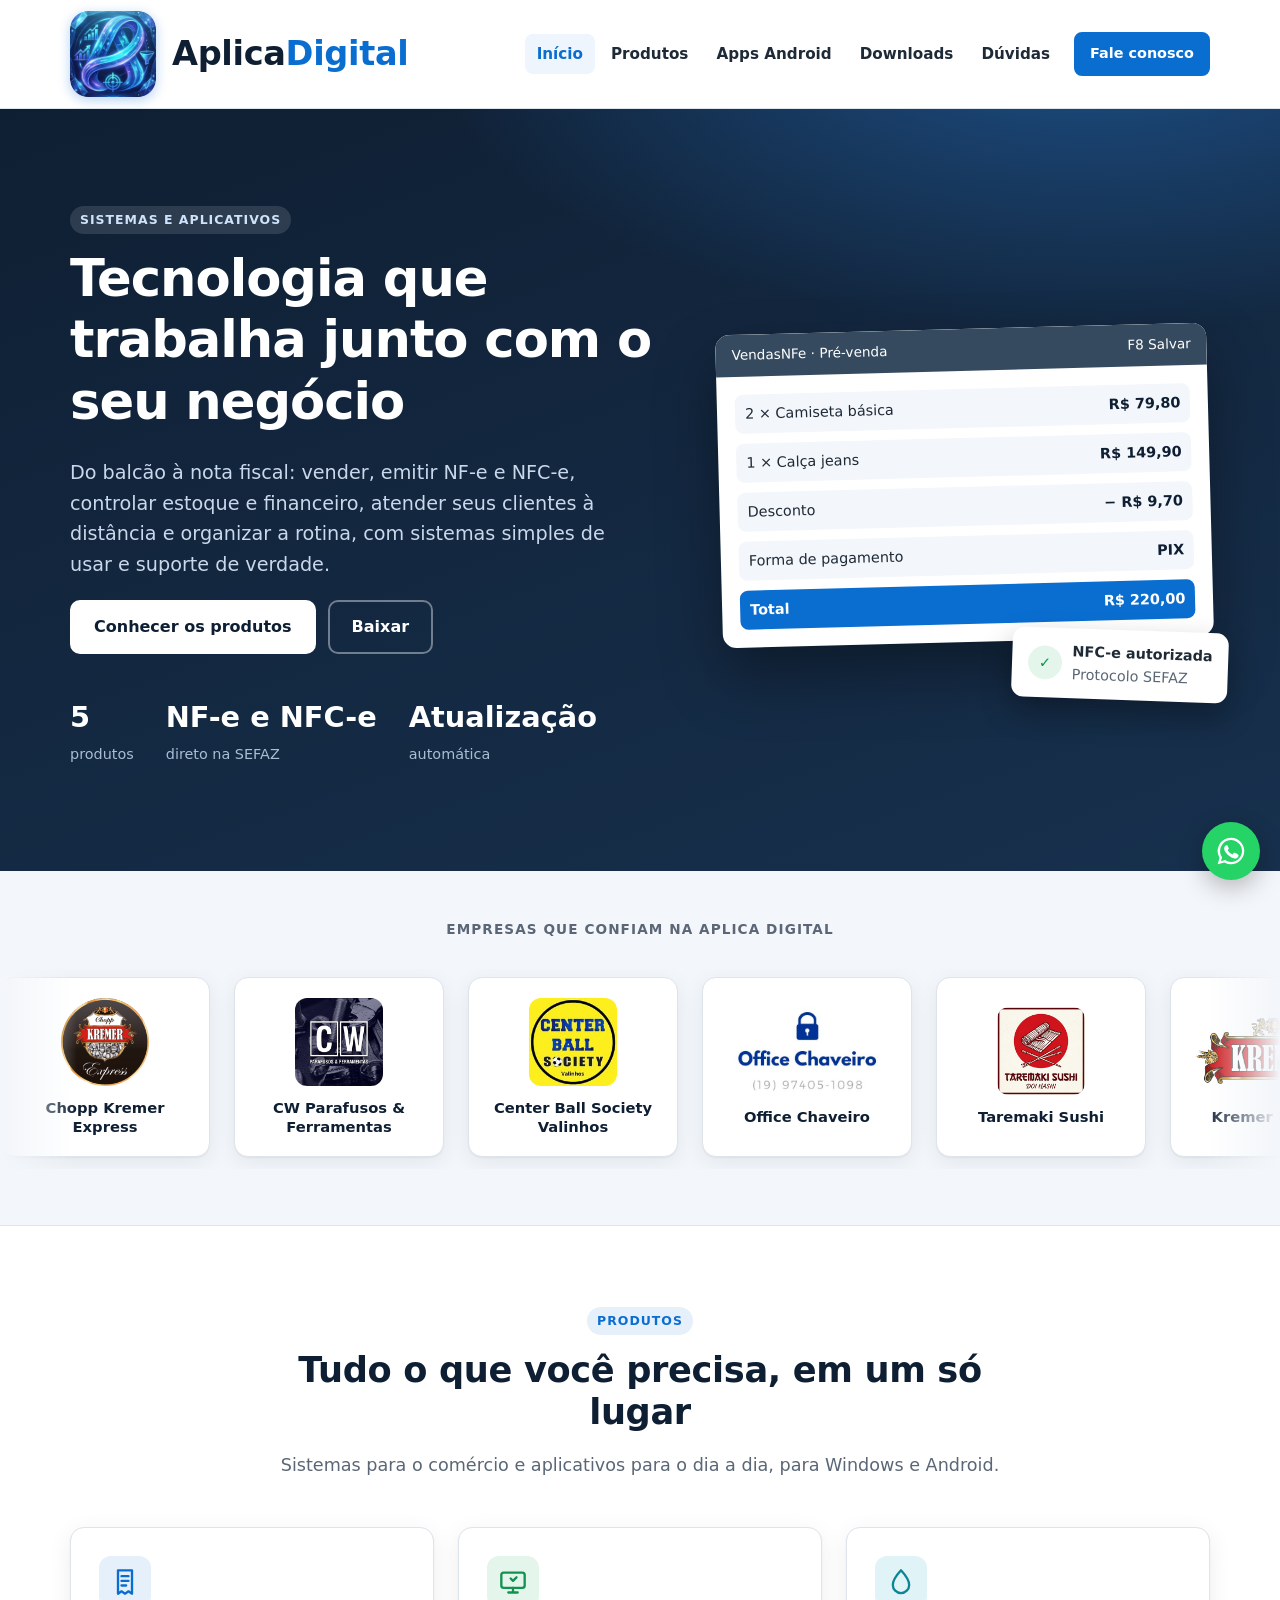
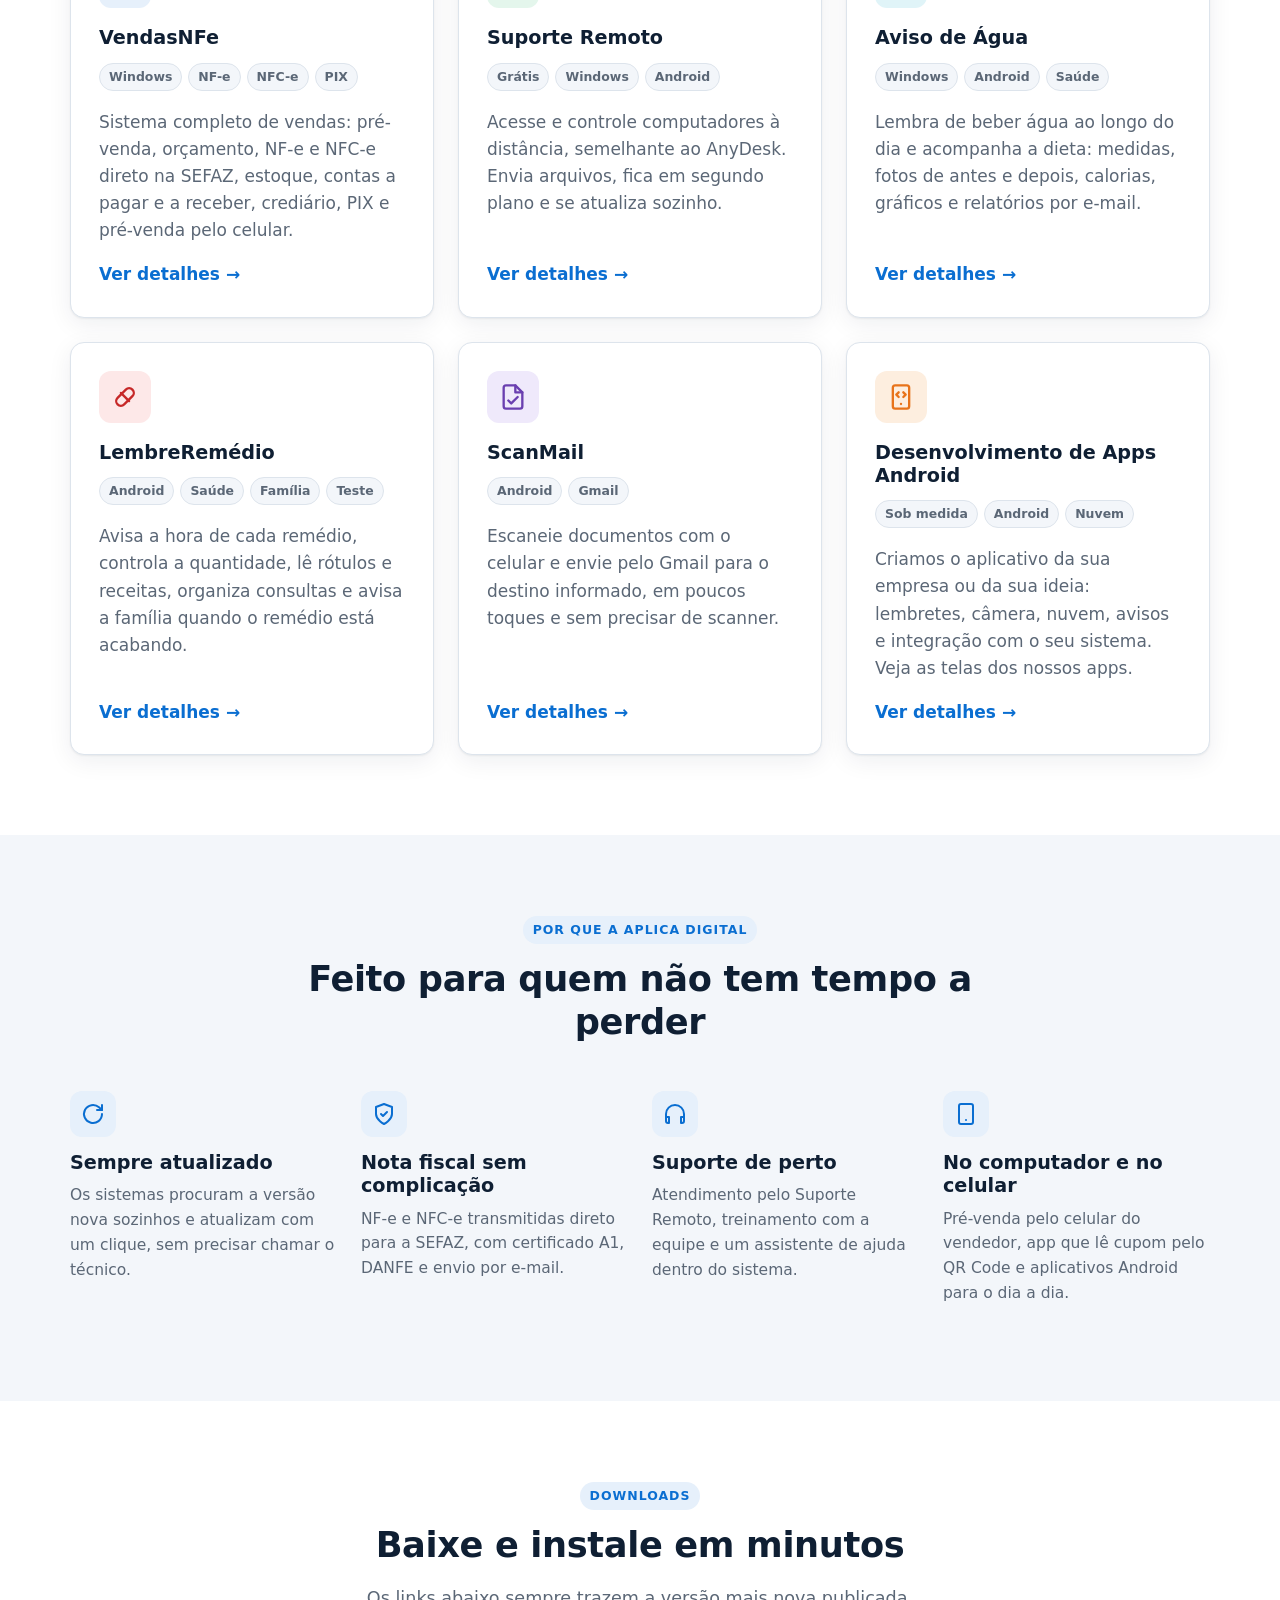
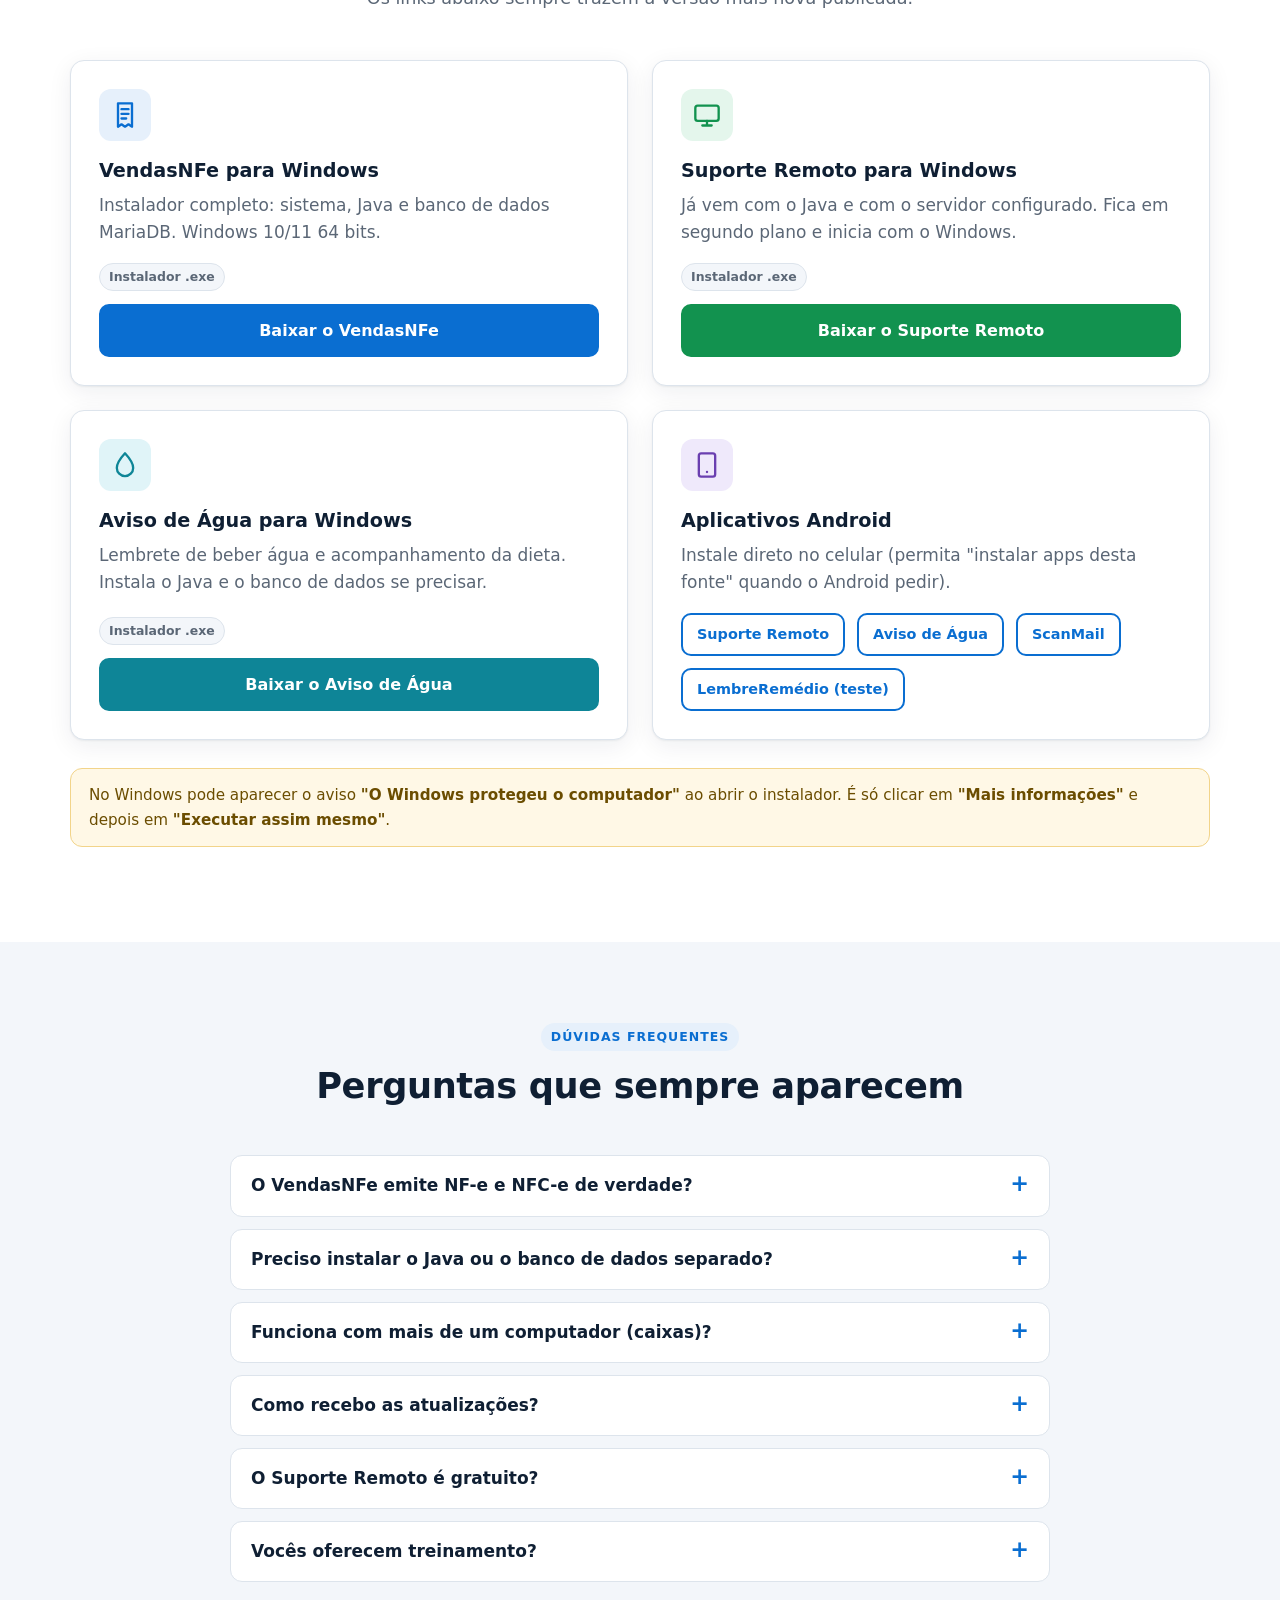
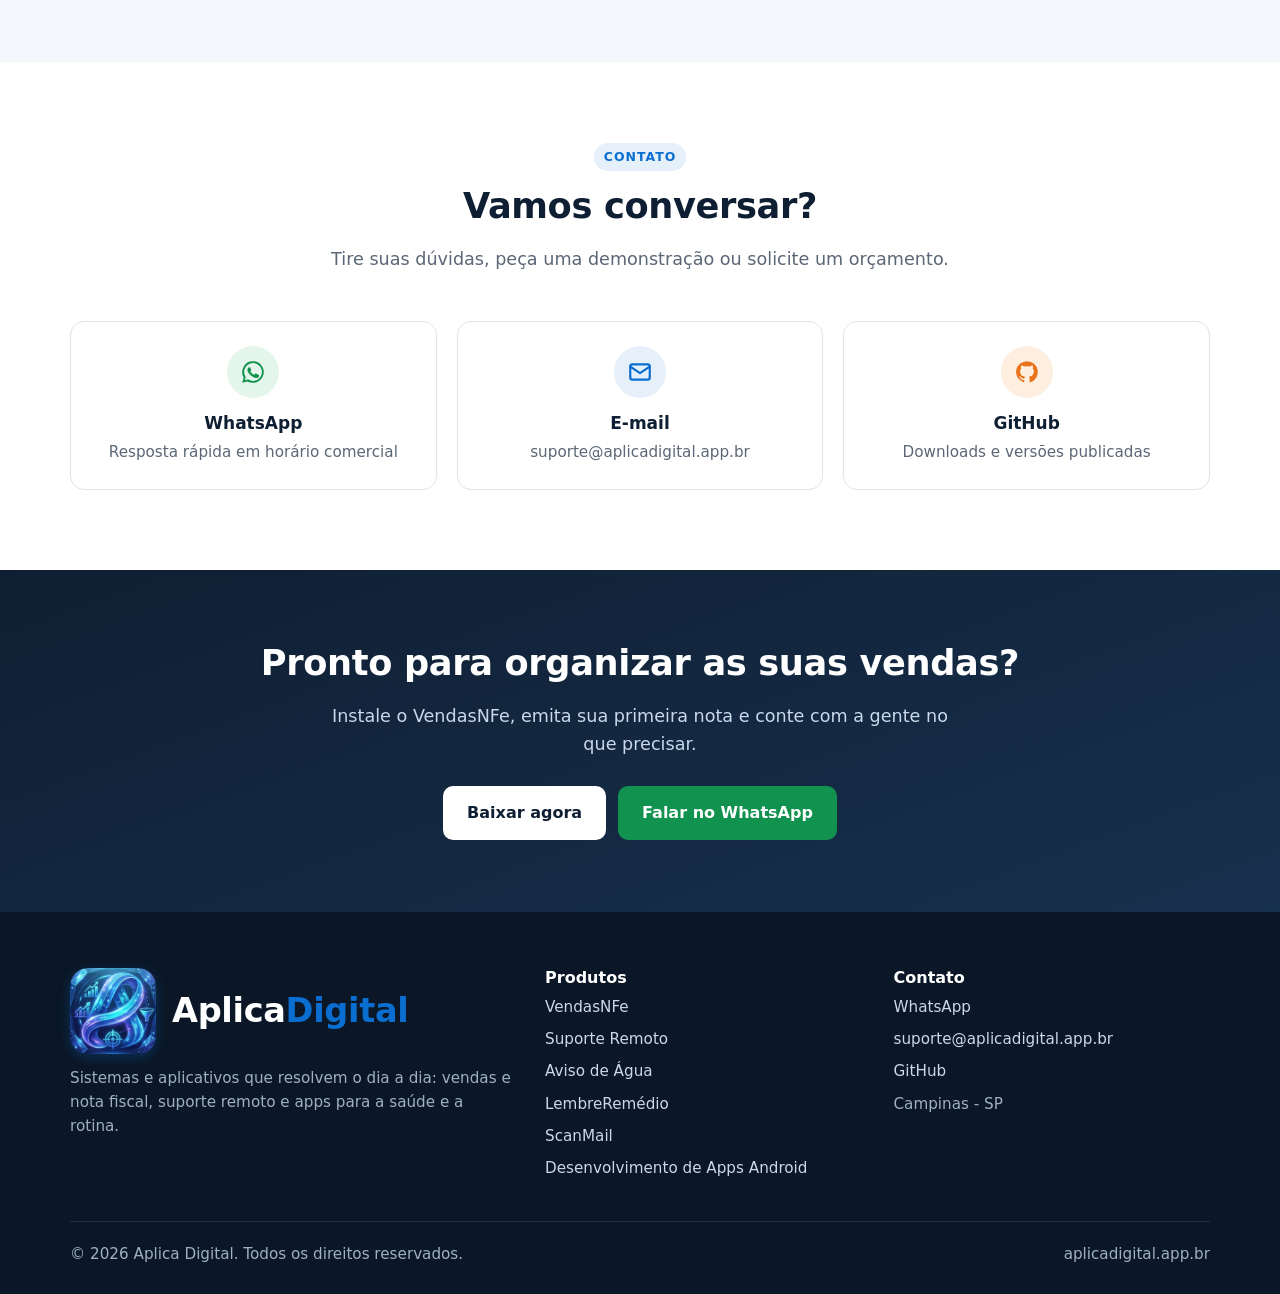
<file: index.html>
<!doctype html>
<html lang="pt-BR" data-base="">
<head>
  <meta charset="utf-8">
  <meta name="viewport" content="width=device-width, initial-scale=1">
  <title>Aplica Digital | Sistemas de vendas, nota fiscal e aplicativos</title>
  <meta name="description" content="Aplica Digital: VendasNFe (vendas, NF-e e NFC-e), Suporte Remoto gratuito e aplicativos para o dia a dia. Instale, teste e fale com a gente.">
  <link rel="canonical" href="https://aplicadigital.app.br/">
  <meta property="og:title" content="Aplica Digital">
  <meta property="og:description" content="Sistemas de vendas com NF-e/NFC-e, suporte remoto e aplicativos para o dia a dia.">
  <meta property="og:url" content="https://aplicadigital.app.br/">
  <meta property="og:type" content="website">
  <meta property="og:image" content="https://aplicadigital.app.br/assets/logo-aplicadigital.jpg">
  <meta name="theme-color" content="#0f1f33">
  <link rel="icon" href="favicon.png" type="image/png">
  <link rel="apple-touch-icon" href="apple-touch-icon.png">
  <link rel="stylesheet" href="assets/estilo.css">
</head>
<body data-pagina="inicio">

<main>
  <!-- ===================== CAPA ===================== -->
  <section class="capa">
    <div class="container">
      <div>
        <span class="etiqueta">Sistemas e aplicativos</span>
        <h1>Tecnologia que trabalha junto com o seu negócio</h1>
        <p class="lead">Do balcão à nota fiscal: vender, emitir NF-e e NFC-e, controlar estoque e financeiro, atender
          seus clientes à distância e organizar a rotina, com sistemas simples de usar e suporte de verdade.</p>
        <div class="botoes">
          <a class="botao claro" href="#produtos">Conhecer os produtos</a>
          <a class="botao contorno" style="color:#fff;border-color:#ffffff66" href="#downloads">Baixar</a>
        </div>
        <div class="numeros">
          <div><b>5</b><span>produtos</span></div>
          <div><b>NF-e e NFC-e</b><span>direto na SEFAZ</span></div>
          <div><b>Atualização</b><span>automática</span></div>
        </div>
      </div>
      <div class="ilustracao" aria-hidden="true">
        <div class="janela">
          <div class="barra"><span>VendasNFe · Pré-venda</span><span>F8 Salvar</span></div>
          <div class="corpo">
            <div class="linha"><span>2 × Camiseta básica</span><b>R$ 79,80</b></div>
            <div class="linha"><span>1 × Calça jeans</span><b>R$ 149,90</b></div>
            <div class="linha"><span>Desconto</span><b>− R$ 9,70</b></div>
            <div class="linha"><span>Forma de pagamento</span><b>PIX</b></div>
            <div class="linha total"><span>Total</span><b>R$ 220,00</b></div>
          </div>
        </div>
        <div class="selo-flutuante"><i>✓</i><div><b>NFC-e autorizada</b><br><span style="color:#5b6776">Protocolo SEFAZ</span></div></div>
      </div>
    </div>
  </section>

  <!-- ===================== CLIENTES (logos em assets/site.js > CLIENTES) ===================== -->
  <section class="clientes" id="clientes" aria-label="Clientes">
    <div class="container">
      <p class="clientes-titulo">Empresas que confiam na Aplica Digital</p>
    </div>
    <div class="clientes-trilho"></div>
  </section>

  <!-- ===================== PRODUTOS ===================== -->
  <section class="secao" id="produtos">
    <div class="container">
      <div class="titulo-secao">
        <span class="etiqueta">Produtos</span>
        <h2>Tudo o que você precisa, em um só lugar</h2>
        <p>Sistemas para o comércio e aplicativos para o dia a dia, para Windows e Android.</p>
      </div>
      <div class="grade">
        <article class="cartao">
          <div class="icone c-azul"><svg viewBox="0 0 24 24" fill="none" stroke="currentColor" stroke-width="2" stroke-linecap="round" stroke-linejoin="round"><path d="M6 2h12v20l-3-2-3 2-3-2-3 2Z"/><path d="M9 7h6M9 11h6M9 15h4"/></svg></div>
          <h3>VendasNFe</h3>
          <div class="tags"><span class="tag">Windows</span><span class="tag">NF-e</span><span class="tag">NFC-e</span><span class="tag">PIX</span></div>
          <p>Sistema completo de vendas: pré-venda, orçamento, NF-e e NFC-e direto na SEFAZ, estoque, contas a pagar e a receber, crediário, PIX e pré-venda pelo celular.</p>
          <a class="mais" href="produtos/vendasnfe.html">Ver detalhes</a>
        </article>
        <article class="cartao">
          <div class="icone c-verde"><svg viewBox="0 0 24 24" fill="none" stroke="currentColor" stroke-width="2" stroke-linecap="round" stroke-linejoin="round"><rect x="2" y="4" width="20" height="13" rx="2"/><path d="M8 21h8M12 17v4"/><path d="m10 9 2 2 3-3"/></svg></div>
          <h3>Suporte Remoto</h3>
          <div class="tags"><span class="tag">Grátis</span><span class="tag">Windows</span><span class="tag">Android</span></div>
          <p>Acesse e controle computadores à distância, semelhante ao AnyDesk. Envia arquivos, fica em segundo plano e se atualiza sozinho.</p>
          <a class="mais" href="produtos/suporte-remoto.html">Ver detalhes</a>
        </article>
        <article class="cartao">
          <div class="icone c-agua"><svg viewBox="0 0 24 24" fill="none" stroke="currentColor" stroke-width="2" stroke-linecap="round" stroke-linejoin="round"><path d="M12 2s7 7.6 7 12.5a7 7 0 0 1-14 0C5 9.6 12 2 12 2Z"/></svg></div>
          <h3>Aviso de Água</h3>
          <div class="tags"><span class="tag">Windows</span><span class="tag">Android</span><span class="tag">Saúde</span></div>
          <p>Lembra de beber água ao longo do dia e acompanha a dieta: medidas, fotos de antes e depois, calorias, gráficos e relatórios por e-mail.</p>
          <a class="mais" href="produtos/aviso-de-agua.html">Ver detalhes</a>
        </article>
        <article class="cartao">
          <div class="icone c-vermelho"><svg viewBox="0 0 24 24" fill="none" stroke="currentColor" stroke-width="2" stroke-linecap="round" stroke-linejoin="round"><rect x="3" y="8" width="18" height="8" rx="4" transform="rotate(-45 12 12)"/><path d="m8.5 8.5 7 7"/></svg></div>
          <h3>LembreRemédio</h3>
          <div class="tags"><span class="tag">Android</span><span class="tag">Saúde</span><span class="tag">Família</span><span class="tag">Teste</span></div>
          <p>Avisa a hora de cada remédio, controla a quantidade, lê rótulos e receitas, organiza consultas e avisa a família quando o remédio está acabando.</p>
          <a class="mais" href="produtos/lembre-remedio.html">Ver detalhes</a>
        </article>
        <article class="cartao">
          <div class="icone c-roxo"><svg viewBox="0 0 24 24" fill="none" stroke="currentColor" stroke-width="2" stroke-linecap="round" stroke-linejoin="round"><path d="M14 2H6a2 2 0 0 0-2 2v16a2 2 0 0 0 2 2h12a2 2 0 0 0 2-2V8Z"/><path d="M14 2v6h6"/><path d="m8 15 2.5 2.5L16 12"/></svg></div>
          <h3>ScanMail</h3>
          <div class="tags"><span class="tag">Android</span><span class="tag">Gmail</span></div>
          <p>Escaneie documentos com o celular e envie pelo Gmail para o destino informado, em poucos toques e sem precisar de scanner.</p>
          <a class="mais" href="produtos/scanmail.html">Ver detalhes</a>
        </article>
        <article class="cartao">
          <div class="icone c-laranja"><svg viewBox="0 0 24 24" fill="none" stroke="currentColor" stroke-width="2" stroke-linecap="round" stroke-linejoin="round"><rect x="5" y="2" width="14" height="20" rx="2"/><path d="M12 18h.01"/><path d="m10 8-2 2 2 2M14 8l2 2-2 2"/></svg></div>
          <h3>Desenvolvimento de Apps Android</h3>
          <div class="tags"><span class="tag">Sob medida</span><span class="tag">Android</span><span class="tag">Nuvem</span></div>
          <p>Criamos o aplicativo da sua empresa ou da sua ideia: lembretes, câmera, nuvem, avisos e integração com o seu sistema. Veja as telas dos nossos apps.</p>
          <a class="mais" href="servicos/aplicativos-android.html">Ver detalhes</a>
        </article>
      </div>
    </div>
  </section>

  <!-- ===================== VANTAGENS ===================== -->
  <section class="secao cinza">
    <div class="container">
      <div class="titulo-secao">
        <span class="etiqueta">Por que a Aplica Digital</span>
        <h2>Feito para quem não tem tempo a perder</h2>
      </div>
      <div class="vantagens">
        <div class="vantagem">
          <div class="icone"><svg viewBox="0 0 24 24" fill="none" stroke="currentColor" stroke-width="2" stroke-linecap="round" stroke-linejoin="round"><path d="M21 12a9 9 0 1 1-3-6.7L21 8"/><path d="M21 3v5h-5"/></svg></div>
          <h3>Sempre atualizado</h3>
          <p>Os sistemas procuram a versão nova sozinhos e atualizam com um clique, sem precisar chamar o técnico.</p>
        </div>
        <div class="vantagem">
          <div class="icone"><svg viewBox="0 0 24 24" fill="none" stroke="currentColor" stroke-width="2" stroke-linecap="round" stroke-linejoin="round"><path d="M12 22s8-4 8-10V5l-8-3-8 3v7c0 6 8 10 8 10Z"/><path d="m9 12 2 2 4-4"/></svg></div>
          <h3>Nota fiscal sem complicação</h3>
          <p>NF-e e NFC-e transmitidas direto para a SEFAZ, com certificado A1, DANFE e envio por e-mail.</p>
        </div>
        <div class="vantagem">
          <div class="icone"><svg viewBox="0 0 24 24" fill="none" stroke="currentColor" stroke-width="2" stroke-linecap="round" stroke-linejoin="round"><path d="M3 18v-6a9 9 0 0 1 18 0v6"/><path d="M21 19a2 2 0 0 1-2 2h-1v-6h3ZM3 19a2 2 0 0 0 2 2h1v-6H3Z"/></svg></div>
          <h3>Suporte de perto</h3>
          <p>Atendimento pelo Suporte Remoto, treinamento com a equipe e um assistente de ajuda dentro do sistema.</p>
        </div>
        <div class="vantagem">
          <div class="icone"><svg viewBox="0 0 24 24" fill="none" stroke="currentColor" stroke-width="2" stroke-linecap="round" stroke-linejoin="round"><rect x="5" y="2" width="14" height="20" rx="2"/><path d="M12 18h.01"/></svg></div>
          <h3>No computador e no celular</h3>
          <p>Pré-venda pelo celular do vendedor, app que lê cupom pelo QR Code e aplicativos Android para o dia a dia.</p>
        </div>
      </div>
    </div>
  </section>

  <!-- ===================== DOWNLOADS ===================== -->
  <section class="secao" id="downloads">
    <div class="container">
      <div class="titulo-secao">
        <span class="etiqueta">Downloads</span>
        <h2>Baixe e instale em minutos</h2>
        <p>Os links abaixo sempre trazem a versão mais nova publicada.</p>
      </div>
      <div class="grade duas">
        <div class="cartao">
          <div class="icone c-azul"><svg viewBox="0 0 24 24" fill="none" stroke="currentColor" stroke-width="2" stroke-linecap="round" stroke-linejoin="round"><path d="M6 2h12v20l-3-2-3 2-3-2-3 2Z"/><path d="M9 7h6M9 11h6M9 15h4"/></svg></div>
          <h3>VendasNFe para Windows</h3>
          <p>Instalador completo: sistema, Java e banco de dados MariaDB. Windows 10/11 64 bits.</p>
          <p class="tag" id="v-vendas" style="align-self:flex-start;flex:none">Instalador .exe</p>
          <a class="botao" data-release="ademar1969/InstaladorVendasNfe" data-arquivo="^VendasNFe-Setup-.*\.exe$" data-versao-em="v-vendas"
             href="https://github.com/ademar1969/InstaladorVendasNfe/releases/latest">Baixar o VendasNFe</a>
        </div>
        <div class="cartao">
          <div class="icone c-verde"><svg viewBox="0 0 24 24" fill="none" stroke="currentColor" stroke-width="2" stroke-linecap="round" stroke-linejoin="round"><rect x="2" y="4" width="20" height="13" rx="2"/><path d="M8 21h8M12 17v4"/></svg></div>
          <h3>Suporte Remoto para Windows</h3>
          <p>Já vem com o Java e com o servidor configurado. Fica em segundo plano e inicia com o Windows.</p>
          <p class="tag" id="v-remoto" style="align-self:flex-start;flex:none">Instalador .exe</p>
          <a class="botao verde" data-release="ademar1969/suporte-remoto" data-arquivo="^SuporteRemoto-Setup-.*\.exe$" data-versao-em="v-remoto"
             href="https://github.com/ademar1969/suporte-remoto/releases/latest">Baixar o Suporte Remoto</a>
        </div>
        <div class="cartao">
          <div class="icone c-agua"><svg viewBox="0 0 24 24" fill="none" stroke="currentColor" stroke-width="2" stroke-linecap="round" stroke-linejoin="round"><path d="M12 2s7 7.6 7 12.5a7 7 0 0 1-14 0C5 9.6 12 2 12 2Z"/></svg></div>
          <h3>Aviso de Água para Windows</h3>
          <p>Lembrete de beber água e acompanhamento da dieta. Instala o Java e o banco de dados se precisar.</p>
          <p class="tag" id="v-agua" style="align-self:flex-start;flex:none">Instalador .exe</p>
          <a class="botao" style="background:#0e8597;border-color:#0e8597" data-release="ademar1969/AvisodeAgua" data-arquivo="^AvisodeAgua-Setup-.*\.exe$" data-versao-em="v-agua"
             href="https://github.com/ademar1969/AvisodeAgua/releases/latest">Baixar o Aviso de Água</a>
        </div>
        <div class="cartao">
          <div class="icone c-roxo"><svg viewBox="0 0 24 24" fill="none" stroke="currentColor" stroke-width="2" stroke-linecap="round" stroke-linejoin="round"><rect x="5" y="2" width="14" height="20" rx="2"/><path d="M12 18h.01"/></svg></div>
          <h3>Aplicativos Android</h3>
          <p>Instale direto no celular (permita "instalar apps desta fonte" quando o Android pedir).</p>
          <div class="botoes" style="margin-top:auto">
            <a class="botao contorno pequeno" data-release="ademar1969/suporte-remoto" data-arquivo="\.apk$"
               href="https://github.com/ademar1969/suporte-remoto/releases/latest">Suporte Remoto</a>
            <a class="botao contorno pequeno" data-release="ademar1969/AvisodeAgua" data-arquivo="\.apk$"
               href="https://github.com/ademar1969/AvisodeAgua/releases/latest">Aviso de Água</a>
            <a class="botao contorno pequeno" data-release="ademar1969/scanmail" data-arquivo="\.apk$"
               href="https://github.com/ademar1969/scanmail/releases/latest">ScanMail</a>
            <a class="botao contorno pequeno" data-release="ademar1969/lembreremedio-releases" data-arquivo="\.apk$"
               href="https://github.com/ademar1969/lembreremedio-releases/releases/latest">LembreRemédio (teste)</a>
          </div>
        </div>
      </div>
      <p class="aviso" style="margin-top:28px">No Windows pode aparecer o aviso <b>"O Windows protegeu o computador"</b> ao abrir o instalador.
        É só clicar em <b>"Mais informações"</b> e depois em <b>"Executar assim mesmo"</b>.</p>
    </div>
  </section>

  <!-- ===================== DUVIDAS ===================== -->
  <section class="secao cinza" id="duvidas">
    <div class="container">
      <div class="titulo-secao">
        <span class="etiqueta">Dúvidas frequentes</span>
        <h2>Perguntas que sempre aparecem</h2>
      </div>
      <div class="perguntas">
        <details><summary>O VendasNFe emite NF-e e NFC-e de verdade?</summary>
          <p>Sim. O sistema transmite direto para os webservices da SEFAZ (NF-e 4.00 e NFC-e), com certificado digital A1. Também consulta e cancela notas na SEFAZ e envia o DANFE por e-mail.</p></details>
        <details><summary>Preciso instalar o Java ou o banco de dados separado?</summary>
          <p>Não. O instalador do VendasNFe já instala o Java e o MariaDB, cria o banco e os atalhos. O Suporte Remoto também já vem com o Java.</p></details>
        <details><summary>Funciona com mais de um computador (caixas)?</summary>
          <p>Sim. Um computador fica como servidor do banco de dados e os outros caixas apontam para ele. O banco também pode ficar em um servidor na nuvem.</p></details>
        <details><summary>Como recebo as atualizações?</summary>
          <p>Automaticamente. Ao entrar, o sistema procura versão nova, mostra o que mudou e atualiza com um clique. Você pode deixar para depois.</p></details>
        <details><summary>O Suporte Remoto é gratuito?</summary>
          <p>Sim. Basta instalar, passar o número do ID que aparece na tela e quem vai te atender se conecta com a sua permissão.</p></details>
        <details><summary>Vocês oferecem treinamento?</summary>
          <p>Sim. Pelo próprio VendasNFe dá para agendar um treinamento com a equipe, além do assistente de ajuda que explica cada tela.</p></details>
      </div>
    </div>
  </section>

  <!-- ===================== CONTATO ===================== -->
  <section class="secao" id="contato">
    <div class="container">
      <div class="titulo-secao">
        <span class="etiqueta">Contato</span>
        <h2>Vamos conversar?</h2>
        <p>Tire suas dúvidas, peça uma demonstração ou solicite um orçamento.</p>
      </div>
      <div class="contatos" id="lista-contatos"></div>
    </div>
  </section>

  <section class="chamada">
    <div class="container">
      <h2>Pronto para organizar as suas vendas?</h2>
      <p>Instale o VendasNFe, emita sua primeira nota e conte com a gente no que precisar.</p>
      <div class="botoes">
        <a class="botao claro" href="#downloads">Baixar agora</a>
        <a class="botao verde" href="#contato" data-whats="Olá! Quero conhecer o VendasNFe.">Falar no WhatsApp</a>
      </div>
    </div>
  </section>
</main>

<script src="assets/site.js"></script>
</body>
</html>
</file>
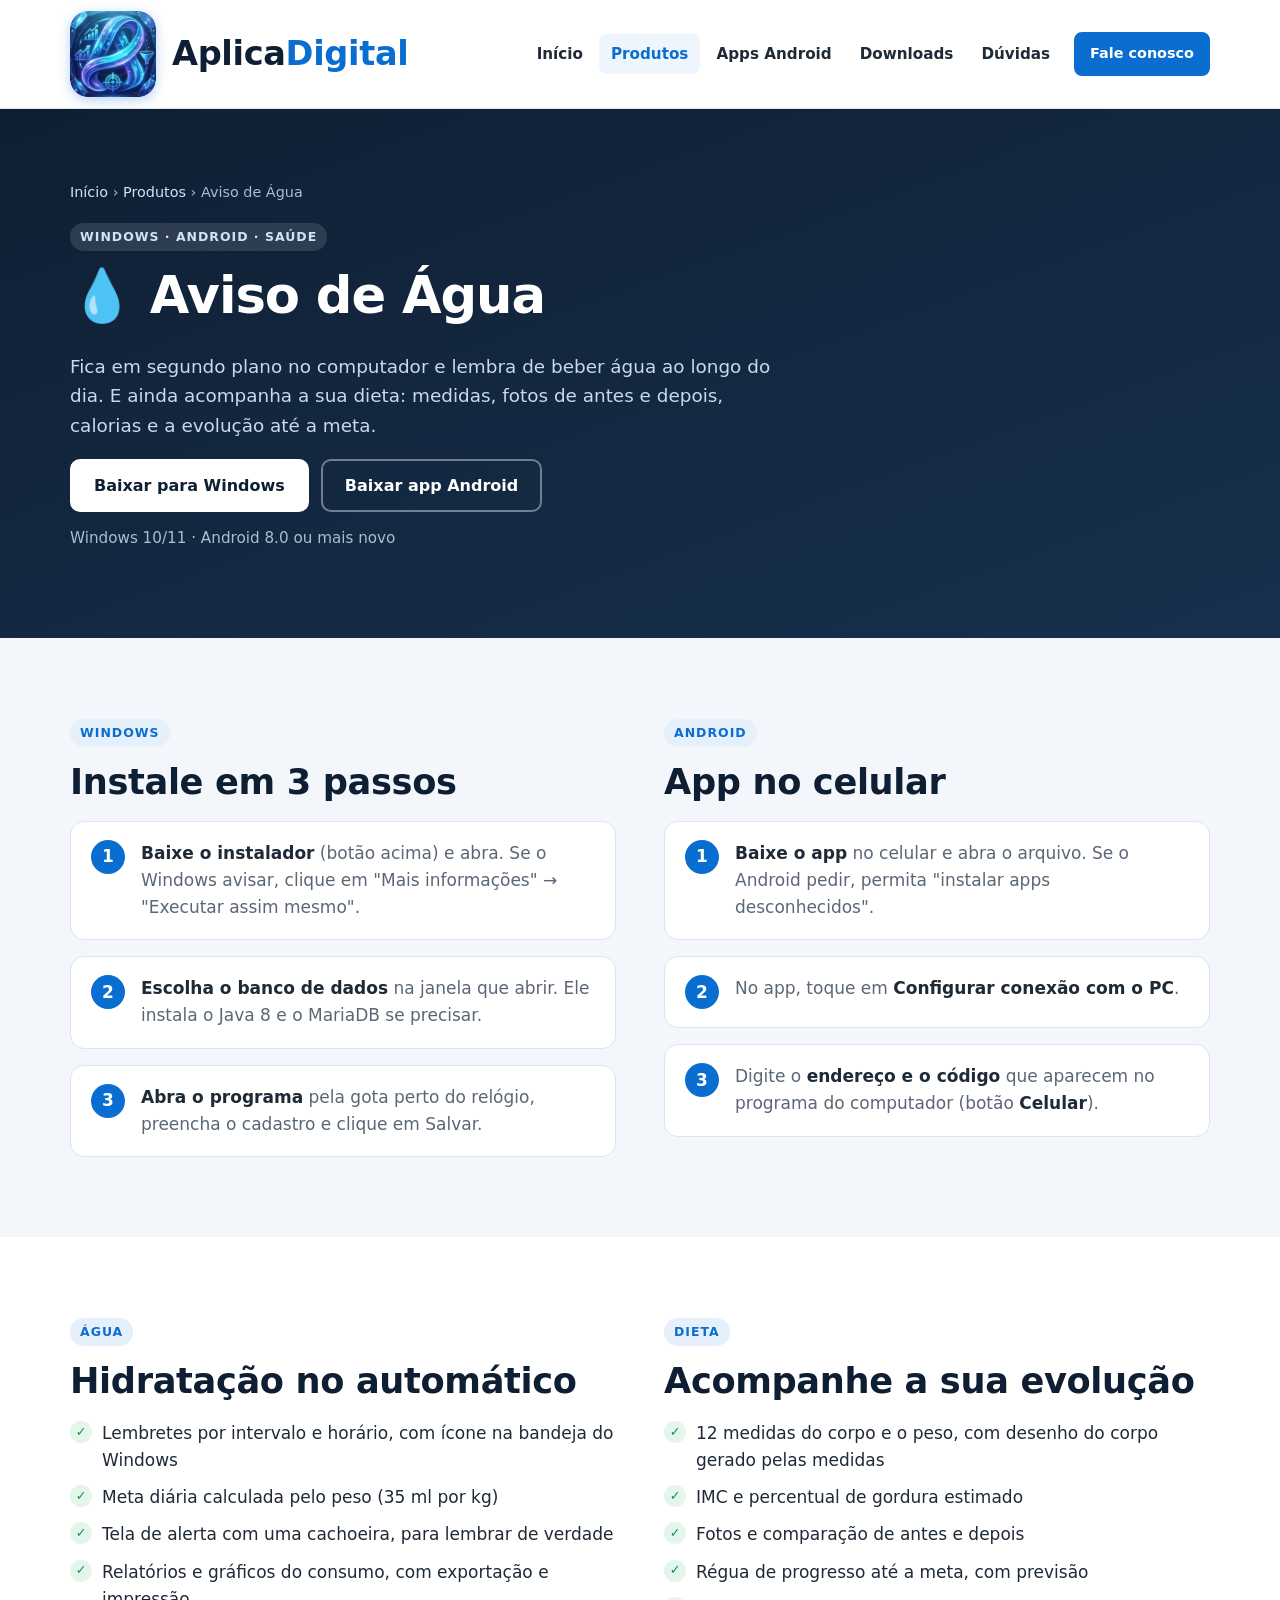
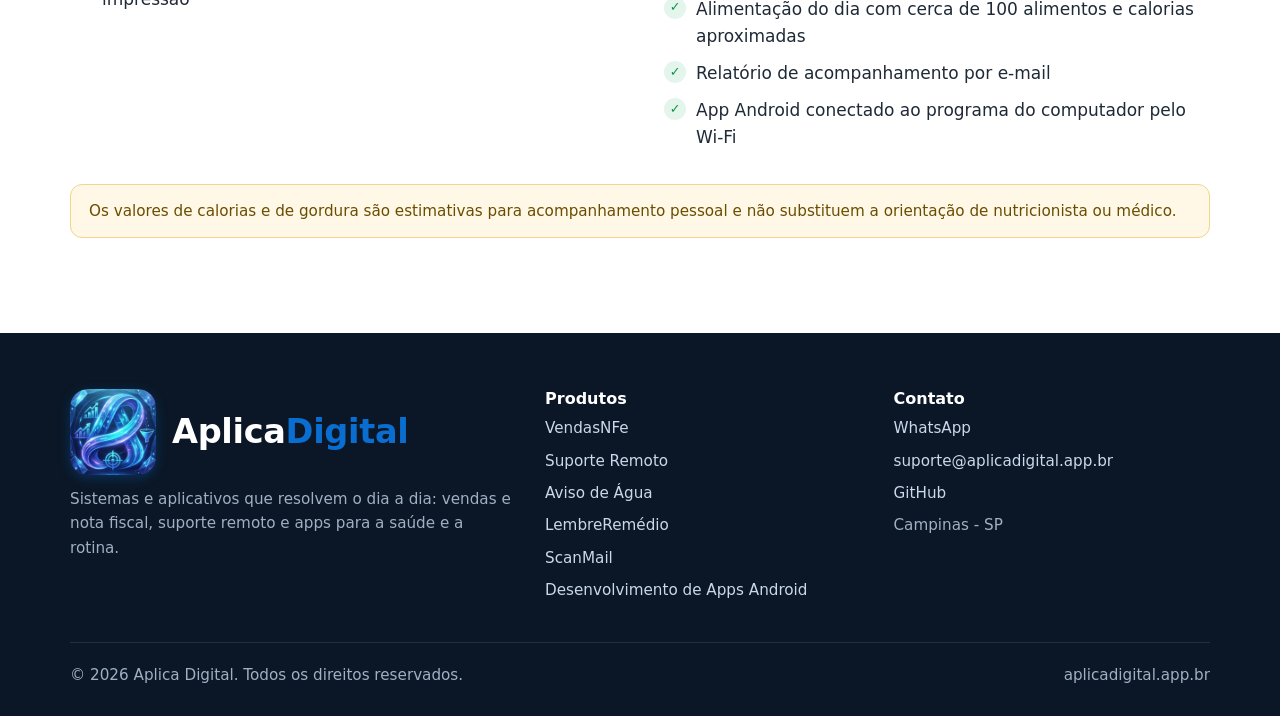
<file: produtos/aviso-de-agua.html>
<!doctype html>
<html lang="pt-BR" data-base="../">
<head>
  <meta charset="utf-8">
  <meta name="viewport" content="width=device-width, initial-scale=1">
  <title>Aviso de Água | Lembrete para beber água e acompanhamento de dieta - Aplica Digital</title>
  <meta name="description" content="Aviso de Água: lembra de beber água, acompanha medidas, fotos de antes e depois, calorias, gráficos e relatórios por e-mail. Programa para Windows com app Android.">
  <link rel="canonical" href="https://aplicadigital.app.br/produtos/aviso-de-agua.html">
  <meta name="theme-color" content="#0f1f33">
  <link rel="icon" href="../favicon.png" type="image/png">
  <link rel="apple-touch-icon" href="../apple-touch-icon.png">
  <link rel="stylesheet" href="../assets/estilo.css">
</head>
<body data-pagina="produtos">
<main>
  <section class="capa-produto">
    <div class="container">
      <div class="trilha"><a href="../index.html">Início</a> › <a href="../index.html#produtos">Produtos</a> › Aviso de Água</div>
      <span class="etiqueta">Windows · Android · Saúde</span>
      <h1>💧 Aviso de Água</h1>
      <p class="lead">Fica em segundo plano no computador e lembra de beber água ao longo do dia. E ainda acompanha a sua
        dieta: medidas, fotos de antes e depois, calorias e a evolução até a meta.</p>
      <div class="botoes">
        <a class="botao claro" data-release="ademar1969/AvisodeAgua" data-arquivo="^AvisodeAgua-Setup-.*\.exe$" data-versao-em="v-agua"
           href="https://github.com/ademar1969/AvisodeAgua/releases/latest">Baixar para Windows</a>
        <a class="botao contorno" style="color:#fff;border-color:#ffffff66" data-release="ademar1969/AvisodeAgua" data-arquivo="\.apk$"
           href="https://github.com/ademar1969/AvisodeAgua/releases/latest">Baixar app Android</a>
      </div>
      <p style="color:#a9bdd4;margin-top:14px;font-size:.95rem" id="v-agua">Windows 10/11 · Android 8.0 ou mais novo</p>
    </div>
  </section>

  <section class="secao cinza">
    <div class="container duas-colunas">
      <div>
        <span class="etiqueta">Windows</span>
        <h2>Instale em 3 passos</h2>
        <div class="passos">
          <div class="passo"><p><b>Baixe o instalador</b> (botão acima) e abra. Se o Windows avisar, clique em "Mais informações" → "Executar assim mesmo".</p></div>
          <div class="passo"><p><b>Escolha o banco de dados</b> na janela que abrir. Ele instala o Java 8 e o MariaDB se precisar.</p></div>
          <div class="passo"><p><b>Abra o programa</b> pela gota perto do relógio, preencha o cadastro e clique em Salvar.</p></div>
        </div>
      </div>
      <div>
        <span class="etiqueta">Android</span>
        <h2>App no celular</h2>
        <div class="passos">
          <div class="passo"><p><b>Baixe o app</b> no celular e abra o arquivo. Se o Android pedir, permita "instalar apps desconhecidos".</p></div>
          <div class="passo"><p>No app, toque em <b>Configurar conexão com o PC</b>.</p></div>
          <div class="passo"><p>Digite o <b>endereço e o código</b> que aparecem no programa do computador (botão <b>Celular</b>).</p></div>
        </div>
      </div>
    </div>
  </section>

  <section class="secao">
    <div class="container duas-colunas">
      <div>
        <span class="etiqueta">Água</span>
        <h2>Hidratação no automático</h2>
        <ul class="lista-check">
          <li>Lembretes por intervalo e horário, com ícone na bandeja do Windows</li>
          <li>Meta diária calculada pelo peso (35 ml por kg)</li>
          <li>Tela de alerta com uma cachoeira, para lembrar de verdade</li>
          <li>Relatórios e gráficos do consumo, com exportação e impressão</li>
        </ul>
      </div>
      <div>
        <span class="etiqueta">Dieta</span>
        <h2>Acompanhe a sua evolução</h2>
        <ul class="lista-check">
          <li>12 medidas do corpo e o peso, com desenho do corpo gerado pelas medidas</li>
          <li>IMC e percentual de gordura estimado</li>
          <li>Fotos e comparação de antes e depois</li>
          <li>Régua de progresso até a meta, com previsão</li>
          <li>Alimentação do dia com cerca de 100 alimentos e calorias aproximadas</li>
          <li>Relatório de acompanhamento por e-mail</li>
          <li>App Android conectado ao programa do computador pelo Wi-Fi</li>
        </ul>
      </div>
    </div>
    <div class="container" style="margin-top:32px">
      <p class="aviso">Os valores de calorias e de gordura são estimativas para acompanhamento pessoal e não substituem a orientação de nutricionista ou médico.</p>
    </div>
  </section>
</main>
<script src="../assets/site.js"></script>
</body>
</html>
</file>
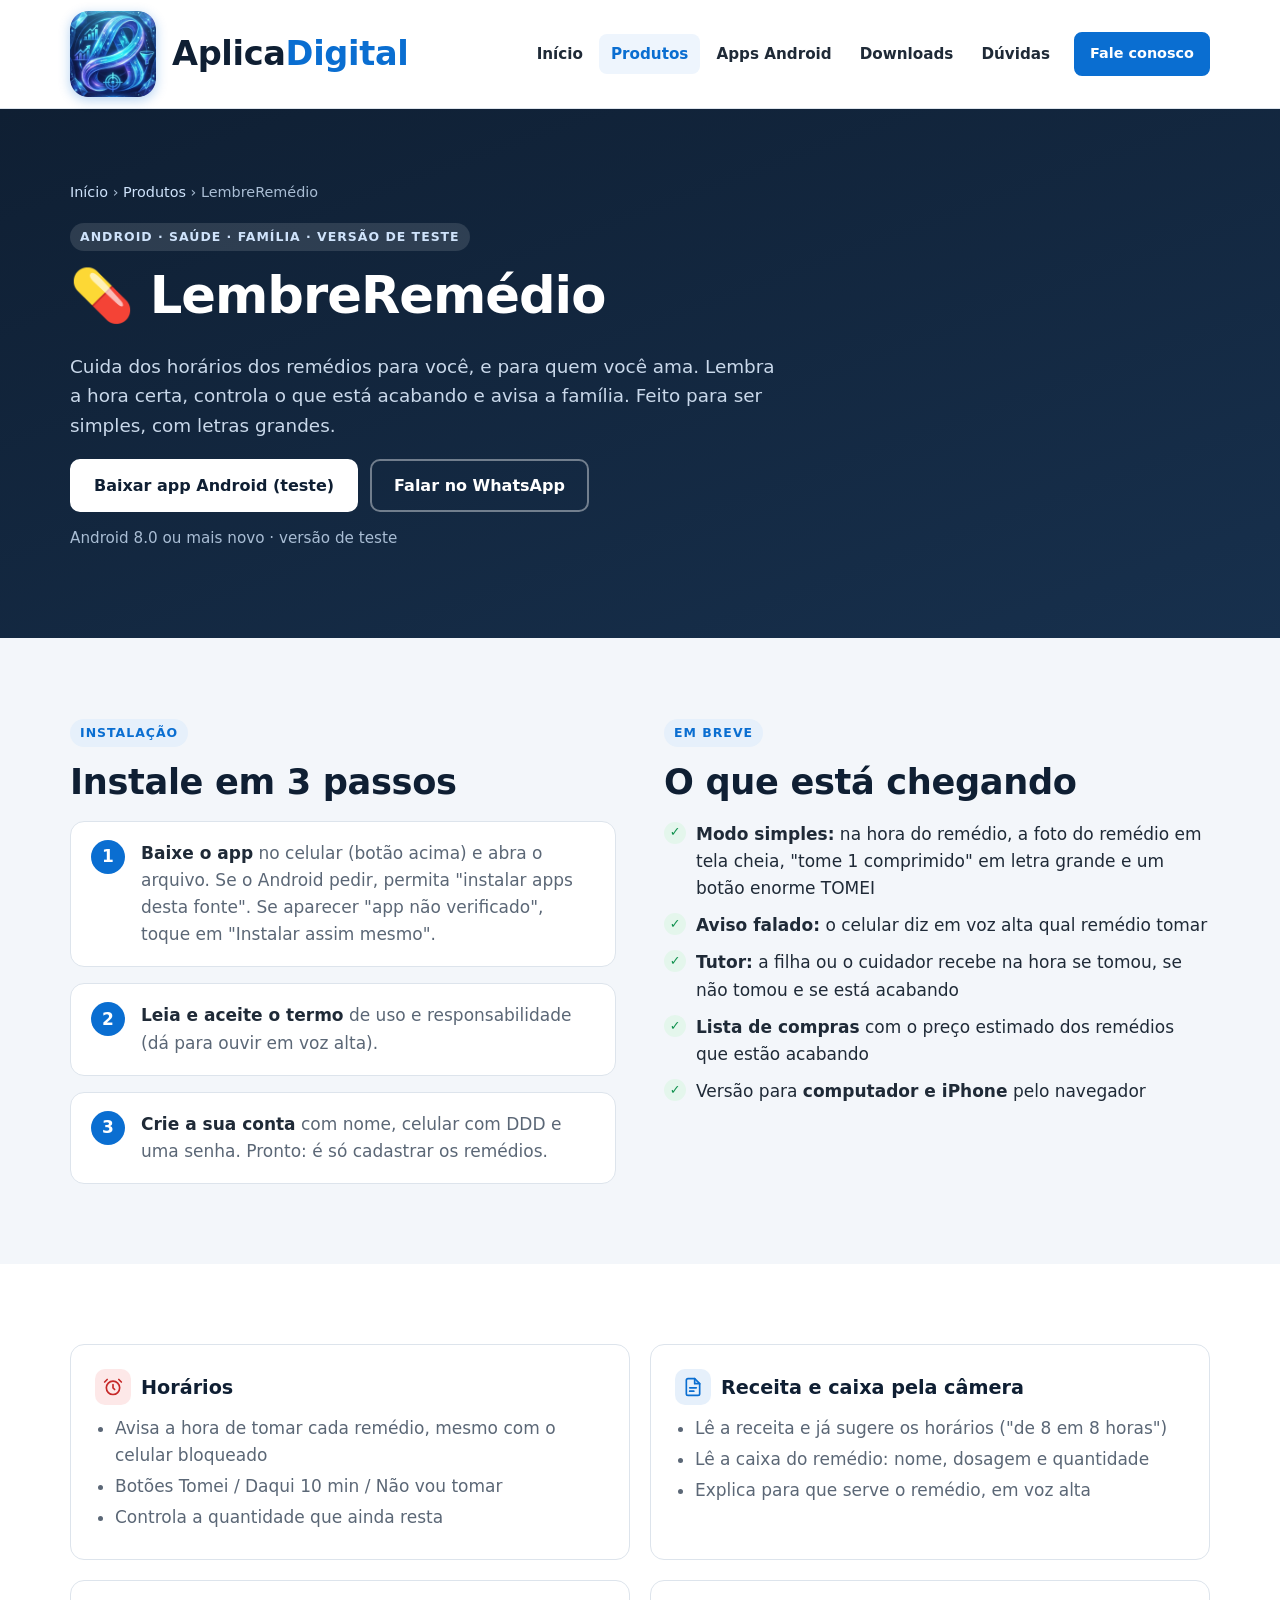
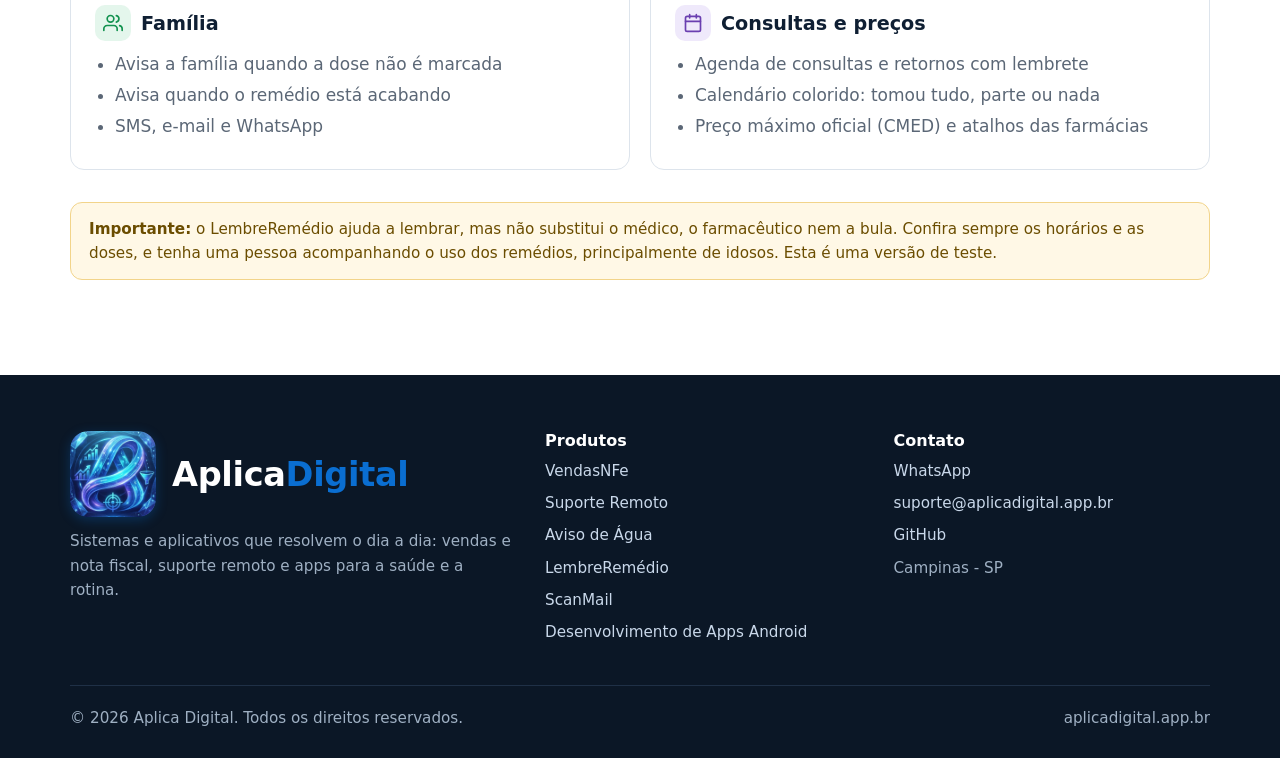
<file: produtos/lembre-remedio.html>
<!doctype html>
<html lang="pt-BR" data-base="../">
<head>
  <meta charset="utf-8">
  <meta name="viewport" content="width=device-width, initial-scale=1">
  <title>LembreRemédio | Lembrete de remédios para idosos e família - Aplica Digital</title>
  <meta name="description" content="LembreRemédio: avisa a hora de cada remédio, lê a receita e a caixa pela câmera, controla o que está acabando e avisa a família. Versão de teste para Android.">
  <link rel="canonical" href="https://aplicadigital.app.br/produtos/lembre-remedio.html">
  <meta name="theme-color" content="#0f1f33">
  <link rel="icon" href="../favicon.png" type="image/png">
  <link rel="apple-touch-icon" href="../apple-touch-icon.png">
  <link rel="stylesheet" href="../assets/estilo.css">
</head>
<body data-pagina="produtos">
<main>
  <section class="capa-produto">
    <div class="container">
      <div class="trilha"><a href="../index.html">Início</a> › <a href="../index.html#produtos">Produtos</a> › LembreRemédio</div>
      <span class="etiqueta">Android · Saúde · Família · Versão de teste</span>
      <h1>💊 LembreRemédio</h1>
      <p class="lead">Cuida dos horários dos remédios para você, e para quem você ama. Lembra a hora certa, controla o que
        está acabando e avisa a família. Feito para ser simples, com letras grandes.</p>
      <div class="botoes">
        <a class="botao claro" data-release="ademar1969/lembreremedio-releases" data-arquivo="\.apk$" data-versao-em="v-remedio"
           href="https://github.com/ademar1969/lembreremedio-releases/releases/latest">Baixar app Android (teste)</a>
        <a class="botao contorno" style="color:#fff;border-color:#ffffff66" href="../index.html#contato"
           data-whats="Olá! Quero testar o LembreRemédio.">Falar no WhatsApp</a>
      </div>
      <p style="color:#a9bdd4;margin-top:14px;font-size:.95rem" id="v-remedio">Android 8.0 ou mais novo · versão de teste</p>
    </div>
  </section>

  <section class="secao cinza">
    <div class="container duas-colunas">
      <div>
        <span class="etiqueta">Instalação</span>
        <h2>Instale em 3 passos</h2>
        <div class="passos">
          <div class="passo"><p><b>Baixe o app</b> no celular (botão acima) e abra o arquivo. Se o Android pedir, permita
            "instalar apps desta fonte". Se aparecer "app não verificado", toque em "Instalar assim mesmo".</p></div>
          <div class="passo"><p><b>Leia e aceite o termo</b> de uso e responsabilidade (dá para ouvir em voz alta).</p></div>
          <div class="passo"><p><b>Crie a sua conta</b> com nome, celular com DDD e uma senha. Pronto: é só cadastrar os remédios.</p></div>
        </div>
      </div>
      <div>
        <span class="etiqueta">Em breve</span>
        <h2>O que está chegando</h2>
        <ul class="lista-check">
          <li><b>Modo simples:</b> na hora do remédio, a foto do remédio em tela cheia, "tome 1 comprimido" em letra grande e um botão enorme TOMEI</li>
          <li><b>Aviso falado:</b> o celular diz em voz alta qual remédio tomar</li>
          <li><b>Tutor:</b> a filha ou o cuidador recebe na hora se tomou, se não tomou e se está acabando</li>
          <li><b>Lista de compras</b> com o preço estimado dos remédios que estão acabando</li>
          <li>Versão para <b>computador e iPhone</b> pelo navegador</li>
        </ul>
      </div>
    </div>
  </section>

  <section class="secao">
    <div class="container">
      <div class="modulos">
        <div class="modulo">
          <h3><span class="icone c-vermelho"><svg viewBox="0 0 24 24" fill="none" stroke="currentColor" stroke-width="2" stroke-linecap="round" stroke-linejoin="round"><circle cx="12" cy="13" r="8"/><path d="M12 9v4l2 2M5 3 2 6M22 6l-3-3"/></svg></span>Horários</h3>
          <ul><li>Avisa a hora de tomar cada remédio, mesmo com o celular bloqueado</li><li>Botões Tomei / Daqui 10 min / Não vou tomar</li><li>Controla a quantidade que ainda resta</li></ul>
        </div>
        <div class="modulo">
          <h3><span class="icone c-azul"><svg viewBox="0 0 24 24" fill="none" stroke="currentColor" stroke-width="2" stroke-linecap="round" stroke-linejoin="round"><path d="M14 2H6a2 2 0 0 0-2 2v16a2 2 0 0 0 2 2h12a2 2 0 0 0 2-2V8Z"/><path d="M14 2v6h6M8 13h8M8 17h5"/></svg></span>Receita e caixa pela câmera</h3>
          <ul><li>Lê a receita e já sugere os horários ("de 8 em 8 horas")</li><li>Lê a caixa do remédio: nome, dosagem e quantidade</li><li>Explica para que serve o remédio, em voz alta</li></ul>
        </div>
        <div class="modulo">
          <h3><span class="icone c-verde"><svg viewBox="0 0 24 24" fill="none" stroke="currentColor" stroke-width="2" stroke-linecap="round" stroke-linejoin="round"><path d="M17 21v-2a4 4 0 0 0-4-4H5a4 4 0 0 0-4 4v2"/><circle cx="9" cy="7" r="4"/><path d="M23 21v-2a4 4 0 0 0-3-3.9M16 3.1a4 4 0 0 1 0 7.8"/></svg></span>Família</h3>
          <ul><li>Avisa a família quando a dose não é marcada</li><li>Avisa quando o remédio está acabando</li><li>SMS, e-mail e WhatsApp</li></ul>
        </div>
        <div class="modulo">
          <h3><span class="icone c-roxo"><svg viewBox="0 0 24 24" fill="none" stroke="currentColor" stroke-width="2" stroke-linecap="round" stroke-linejoin="round"><rect x="3" y="4" width="18" height="18" rx="2"/><path d="M16 2v4M8 2v4M3 10h18"/></svg></span>Consultas e preços</h3>
          <ul><li>Agenda de consultas e retornos com lembrete</li><li>Calendário colorido: tomou tudo, parte ou nada</li><li>Preço máximo oficial (CMED) e atalhos das farmácias</li></ul>
        </div>
      </div>
    </div>
    <div class="container" style="margin-top:32px">
      <p class="aviso"><b>Importante:</b> o LembreRemédio ajuda a lembrar, mas não substitui o médico, o farmacêutico nem a bula.
        Confira sempre os horários e as doses, e tenha uma pessoa acompanhando o uso dos remédios, principalmente de idosos.
        Esta é uma versão de teste.</p>
    </div>
  </section>
</main>
<script src="../assets/site.js"></script>
</body>
</html>
</file>
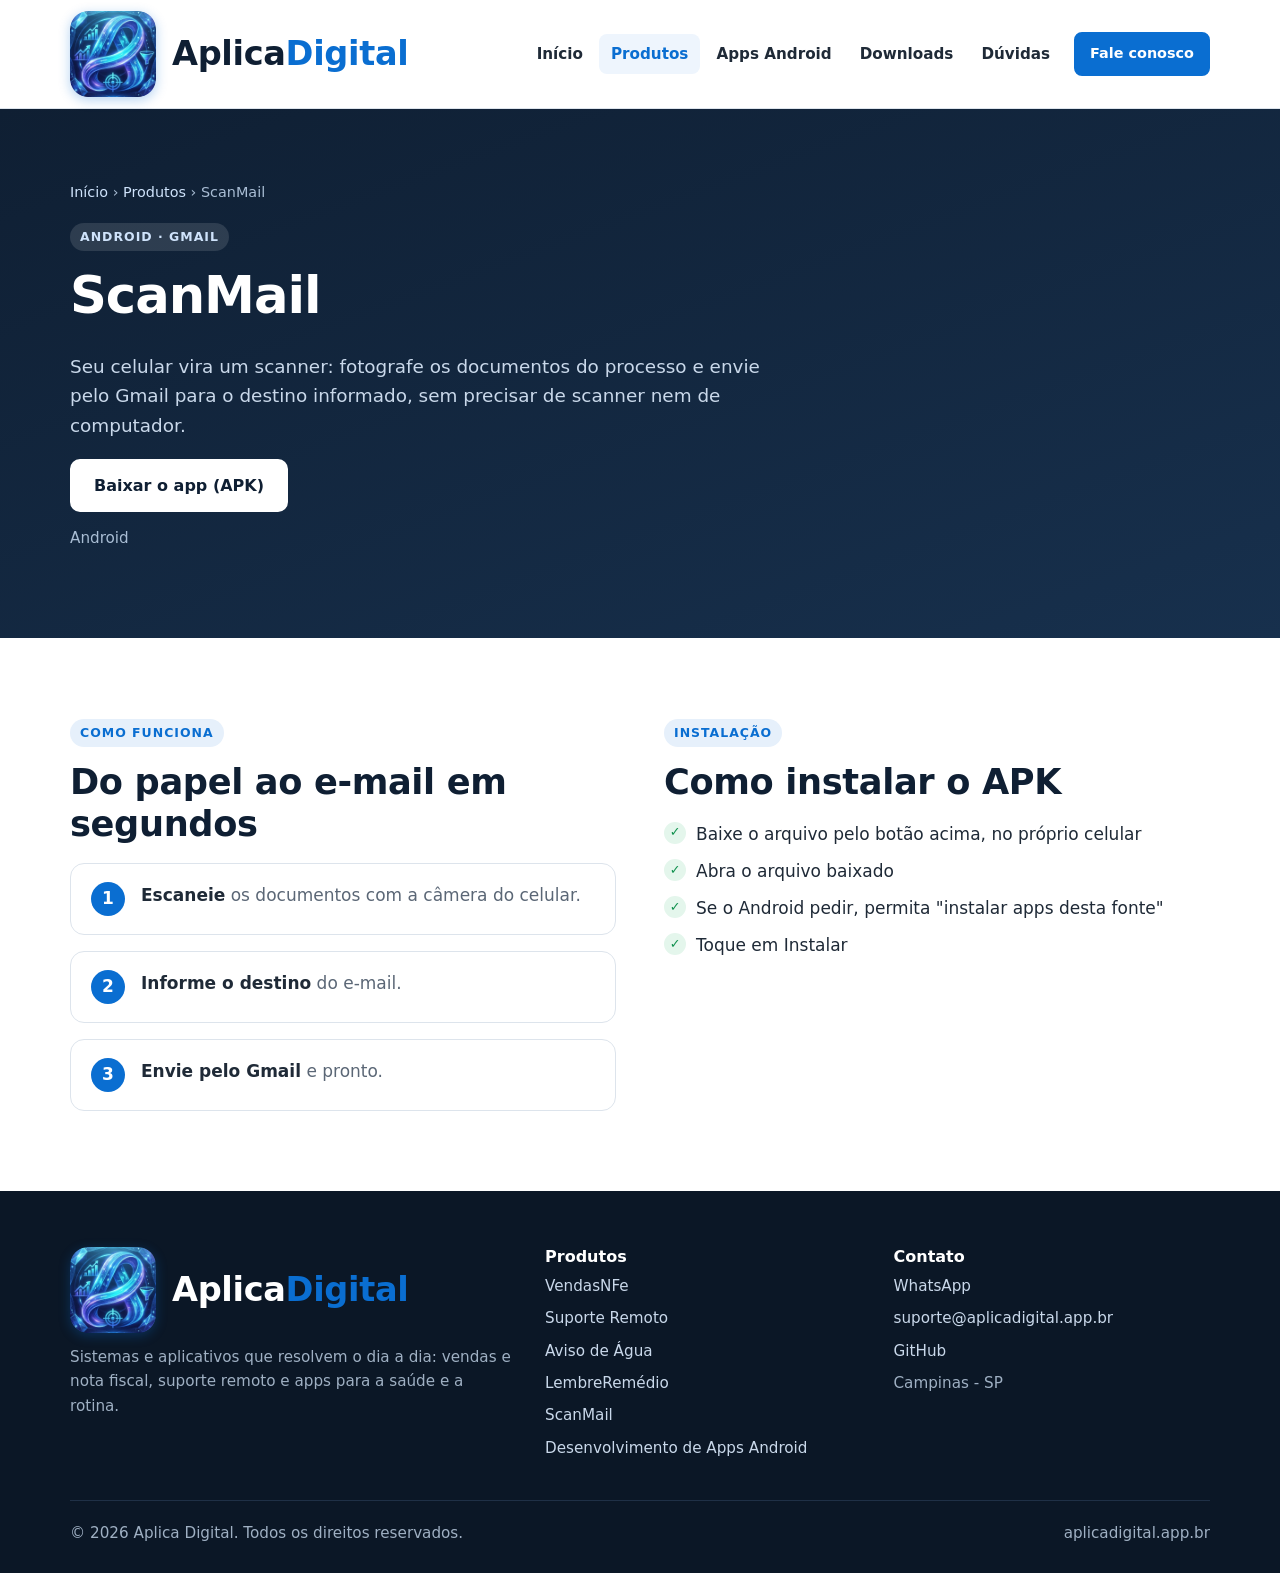
<file: produtos/scanmail.html>
<!doctype html>
<html lang="pt-BR" data-base="../">
<head>
  <meta charset="utf-8">
  <meta name="viewport" content="width=device-width, initial-scale=1">
  <title>ScanMail | Escaneie documentos e envie pelo Gmail - Aplica Digital</title>
  <meta name="description" content="ScanMail: aplicativo Android que escaneia documentos com a câmera e envia pelo Gmail para o destino informado.">
  <link rel="canonical" href="https://aplicadigital.app.br/produtos/scanmail.html">
  <meta name="theme-color" content="#0f1f33">
  <link rel="icon" href="../favicon.png" type="image/png">
  <link rel="apple-touch-icon" href="../apple-touch-icon.png">
  <link rel="stylesheet" href="../assets/estilo.css">
</head>
<body data-pagina="produtos">
<main>
  <section class="capa-produto">
    <div class="container">
      <div class="trilha"><a href="../index.html">Início</a> › <a href="../index.html#produtos">Produtos</a> › ScanMail</div>
      <span class="etiqueta">Android · Gmail</span>
      <h1>ScanMail</h1>
      <p class="lead">Seu celular vira um scanner: fotografe os documentos do processo e envie pelo Gmail para o destino
        informado, sem precisar de scanner nem de computador.</p>
      <div class="botoes">
        <a class="botao claro" data-release="ademar1969/scanmail" data-arquivo="\.apk$" data-versao-em="v-scan"
           href="https://github.com/ademar1969/scanmail/releases/latest">Baixar o app (APK)</a>
      </div>
      <p style="color:#a9bdd4;margin-top:14px;font-size:.95rem" id="v-scan">Android</p>
    </div>
  </section>

  <section class="secao">
    <div class="container duas-colunas">
      <div>
        <span class="etiqueta">Como funciona</span>
        <h2>Do papel ao e-mail em segundos</h2>
        <div class="passos">
          <div class="passo"><p><b>Escaneie</b> os documentos com a câmera do celular.</p></div>
          <div class="passo"><p><b>Informe o destino</b> do e-mail.</p></div>
          <div class="passo"><p><b>Envie pelo Gmail</b> e pronto.</p></div>
        </div>
      </div>
      <div>
        <span class="etiqueta">Instalação</span>
        <h2>Como instalar o APK</h2>
        <ul class="lista-check">
          <li>Baixe o arquivo pelo botão acima, no próprio celular</li>
          <li>Abra o arquivo baixado</li>
          <li>Se o Android pedir, permita "instalar apps desta fonte"</li>
          <li>Toque em Instalar</li>
        </ul>
      </div>
    </div>
  </section>
</main>
<script src="../assets/site.js"></script>
</body>
</html>
</file>
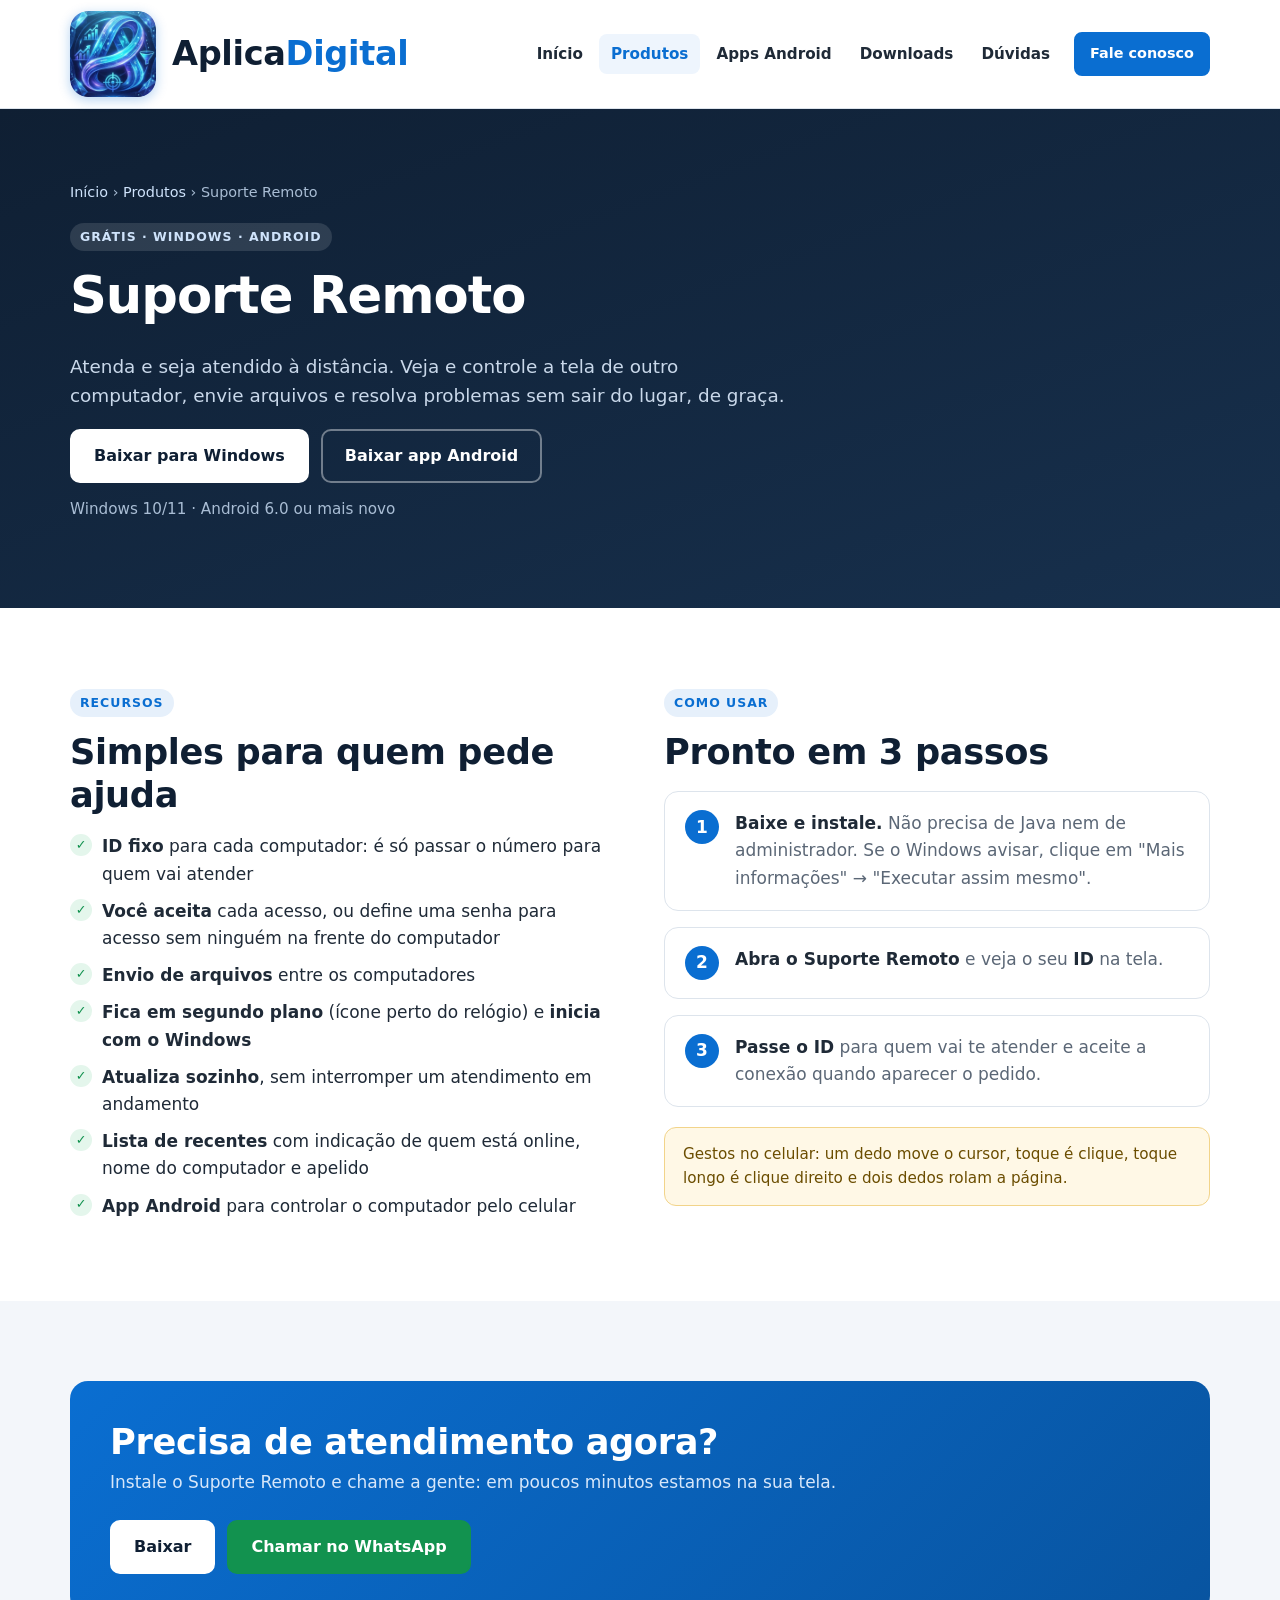
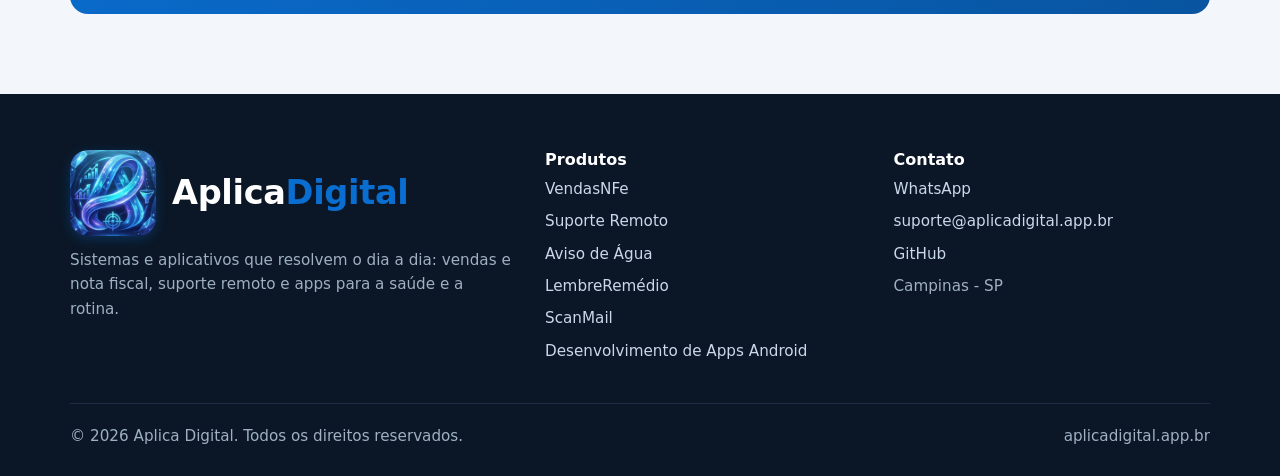
<file: produtos/suporte-remoto.html>
<!doctype html>
<html lang="pt-BR" data-base="../">
<head>
  <meta charset="utf-8">
  <meta name="viewport" content="width=device-width, initial-scale=1">
  <title>Suporte Remoto gratuito | Acesso remoto para Windows e Android - Aplica Digital</title>
  <meta name="description" content="Suporte Remoto: acesse e controle computadores à distância, gratuito, semelhante ao AnyDesk. Instalador com Java, segundo plano, inicia com o Windows e atualiza sozinho. App Android.">
  <link rel="canonical" href="https://aplicadigital.app.br/produtos/suporte-remoto.html">
  <meta name="theme-color" content="#0f1f33">
  <link rel="icon" href="../favicon.png" type="image/png">
  <link rel="apple-touch-icon" href="../apple-touch-icon.png">
  <link rel="stylesheet" href="../assets/estilo.css">
</head>
<body data-pagina="produtos">
<main>
  <section class="capa-produto">
    <div class="container">
      <div class="trilha"><a href="../index.html">Início</a> › <a href="../index.html#produtos">Produtos</a> › Suporte Remoto</div>
      <span class="etiqueta">Grátis · Windows · Android</span>
      <h1>Suporte Remoto</h1>
      <p class="lead">Atenda e seja atendido à distância. Veja e controle a tela de outro computador, envie arquivos e resolva
        problemas sem sair do lugar, de graça.</p>
      <div class="botoes">
        <a class="botao claro" data-release="ademar1969/suporte-remoto" data-arquivo="^SuporteRemoto-Setup-.*\.exe$" data-versao-em="v-remoto"
           href="https://github.com/ademar1969/suporte-remoto/releases/latest">Baixar para Windows</a>
        <a class="botao contorno" style="color:#fff;border-color:#ffffff66" data-release="ademar1969/suporte-remoto" data-arquivo="\.apk$"
           href="https://github.com/ademar1969/suporte-remoto/releases/latest">Baixar app Android</a>
      </div>
      <p style="color:#a9bdd4;margin-top:14px;font-size:.95rem" id="v-remoto">Windows 10/11 · Android 6.0 ou mais novo</p>
    </div>
  </section>

  <section class="secao">
    <div class="container duas-colunas">
      <div>
        <span class="etiqueta">Recursos</span>
        <h2>Simples para quem pede ajuda</h2>
        <ul class="lista-check">
          <li><b>ID fixo</b> para cada computador: é só passar o número para quem vai atender</li>
          <li><b>Você aceita</b> cada acesso, ou define uma senha para acesso sem ninguém na frente do computador</li>
          <li><b>Envio de arquivos</b> entre os computadores</li>
          <li><b>Fica em segundo plano</b> (ícone perto do relógio) e <b>inicia com o Windows</b></li>
          <li><b>Atualiza sozinho</b>, sem interromper um atendimento em andamento</li>
          <li><b>Lista de recentes</b> com indicação de quem está online, nome do computador e apelido</li>
          <li><b>App Android</b> para controlar o computador pelo celular</li>
        </ul>
      </div>
      <div>
        <span class="etiqueta">Como usar</span>
        <h2>Pronto em 3 passos</h2>
        <div class="passos">
          <div class="passo"><p><b>Baixe e instale.</b> Não precisa de Java nem de administrador. Se o Windows avisar, clique em "Mais informações" → "Executar assim mesmo".</p></div>
          <div class="passo"><p><b>Abra o Suporte Remoto</b> e veja o seu <b>ID</b> na tela.</p></div>
          <div class="passo"><p><b>Passe o ID</b> para quem vai te atender e aceite a conexão quando aparecer o pedido.</p></div>
        </div>
        <p class="aviso" style="margin-top:20px">Gestos no celular: um dedo move o cursor, toque é clique, toque longo é clique direito e dois dedos rolam a página.</p>
      </div>
    </div>
  </section>

  <section class="secao cinza">
    <div class="container">
      <div class="download">
        <div><h2>Precisa de atendimento agora?</h2><p>Instale o Suporte Remoto e chame a gente: em poucos minutos estamos na sua tela.</p></div>
        <div class="botoes">
          <a class="botao claro" data-release="ademar1969/suporte-remoto" data-arquivo="^SuporteRemoto-Setup-.*\.exe$"
             href="https://github.com/ademar1969/suporte-remoto/releases/latest">Baixar</a>
          <a class="botao verde" href="../index.html#contato" data-whats="Olá! Preciso de suporte remoto.">Chamar no WhatsApp</a>
        </div>
      </div>
    </div>
  </section>
</main>
<script src="../assets/site.js"></script>
</body>
</html>
</file>
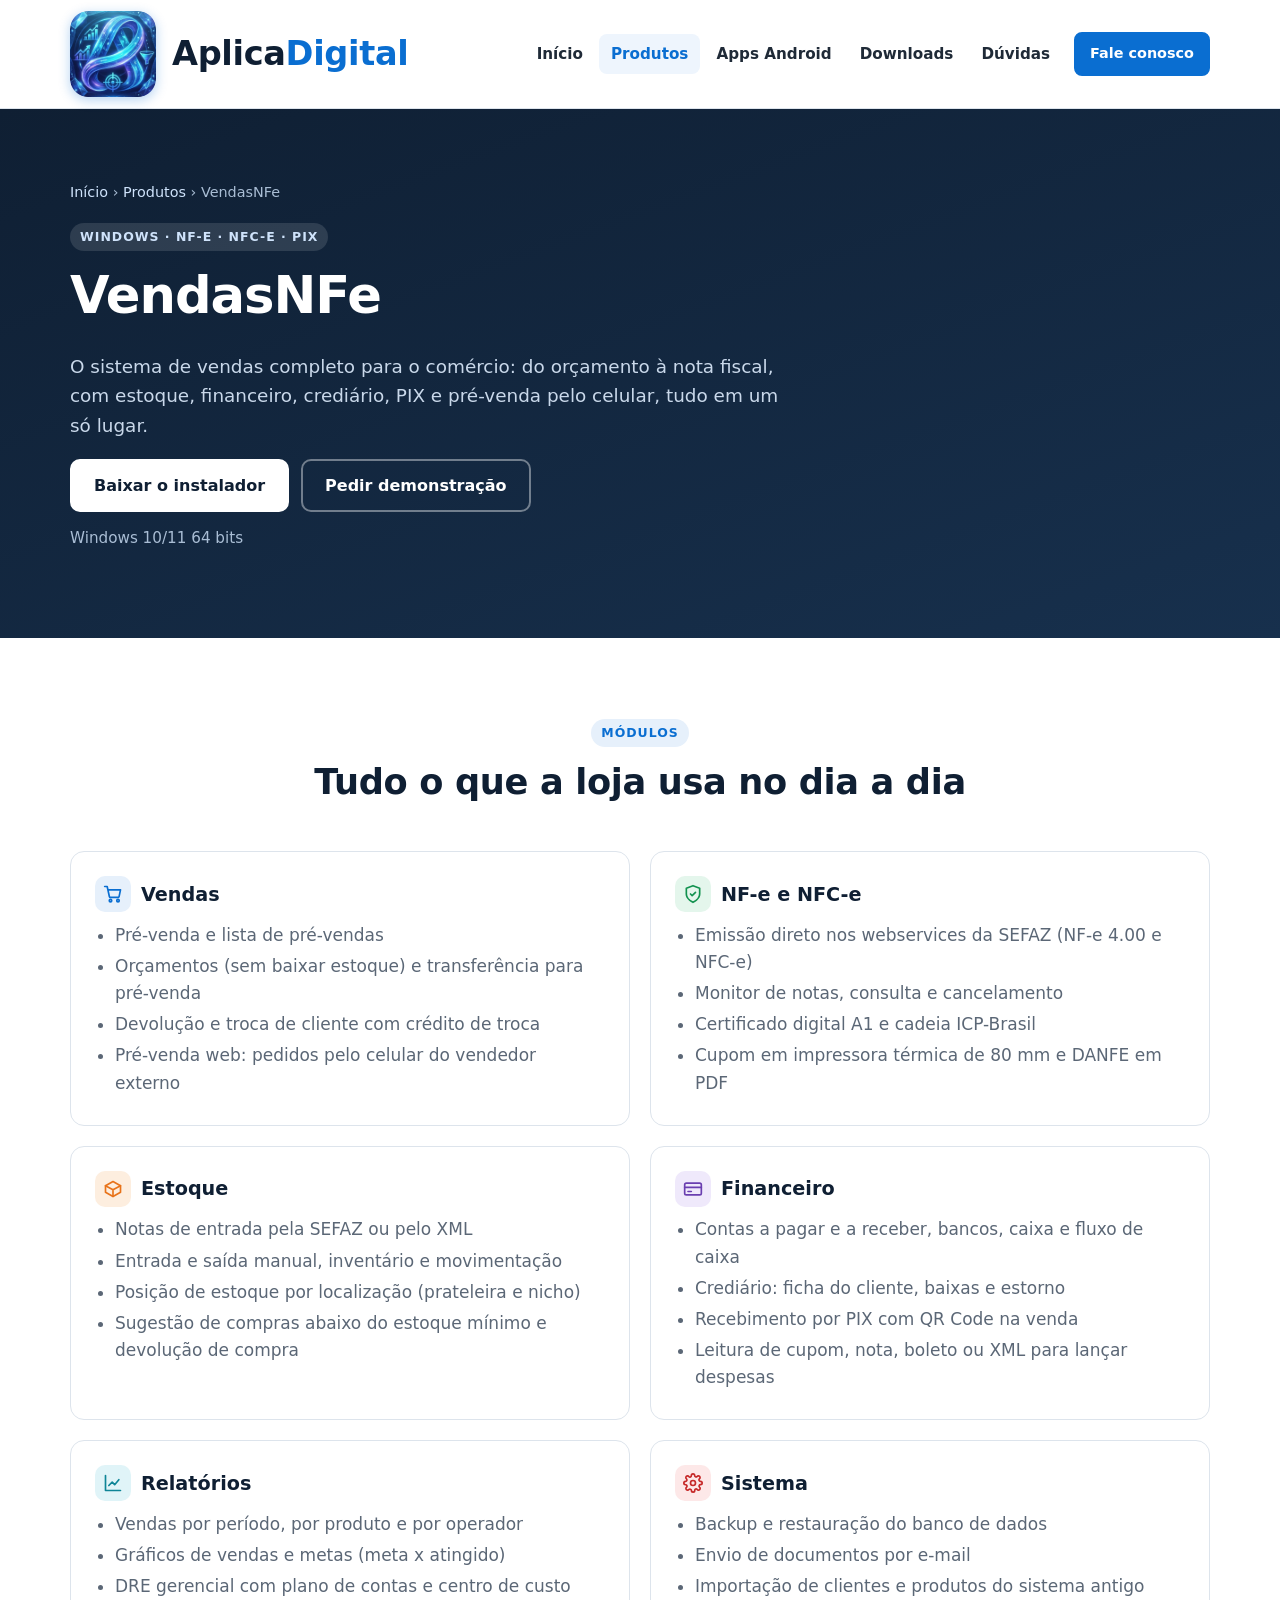
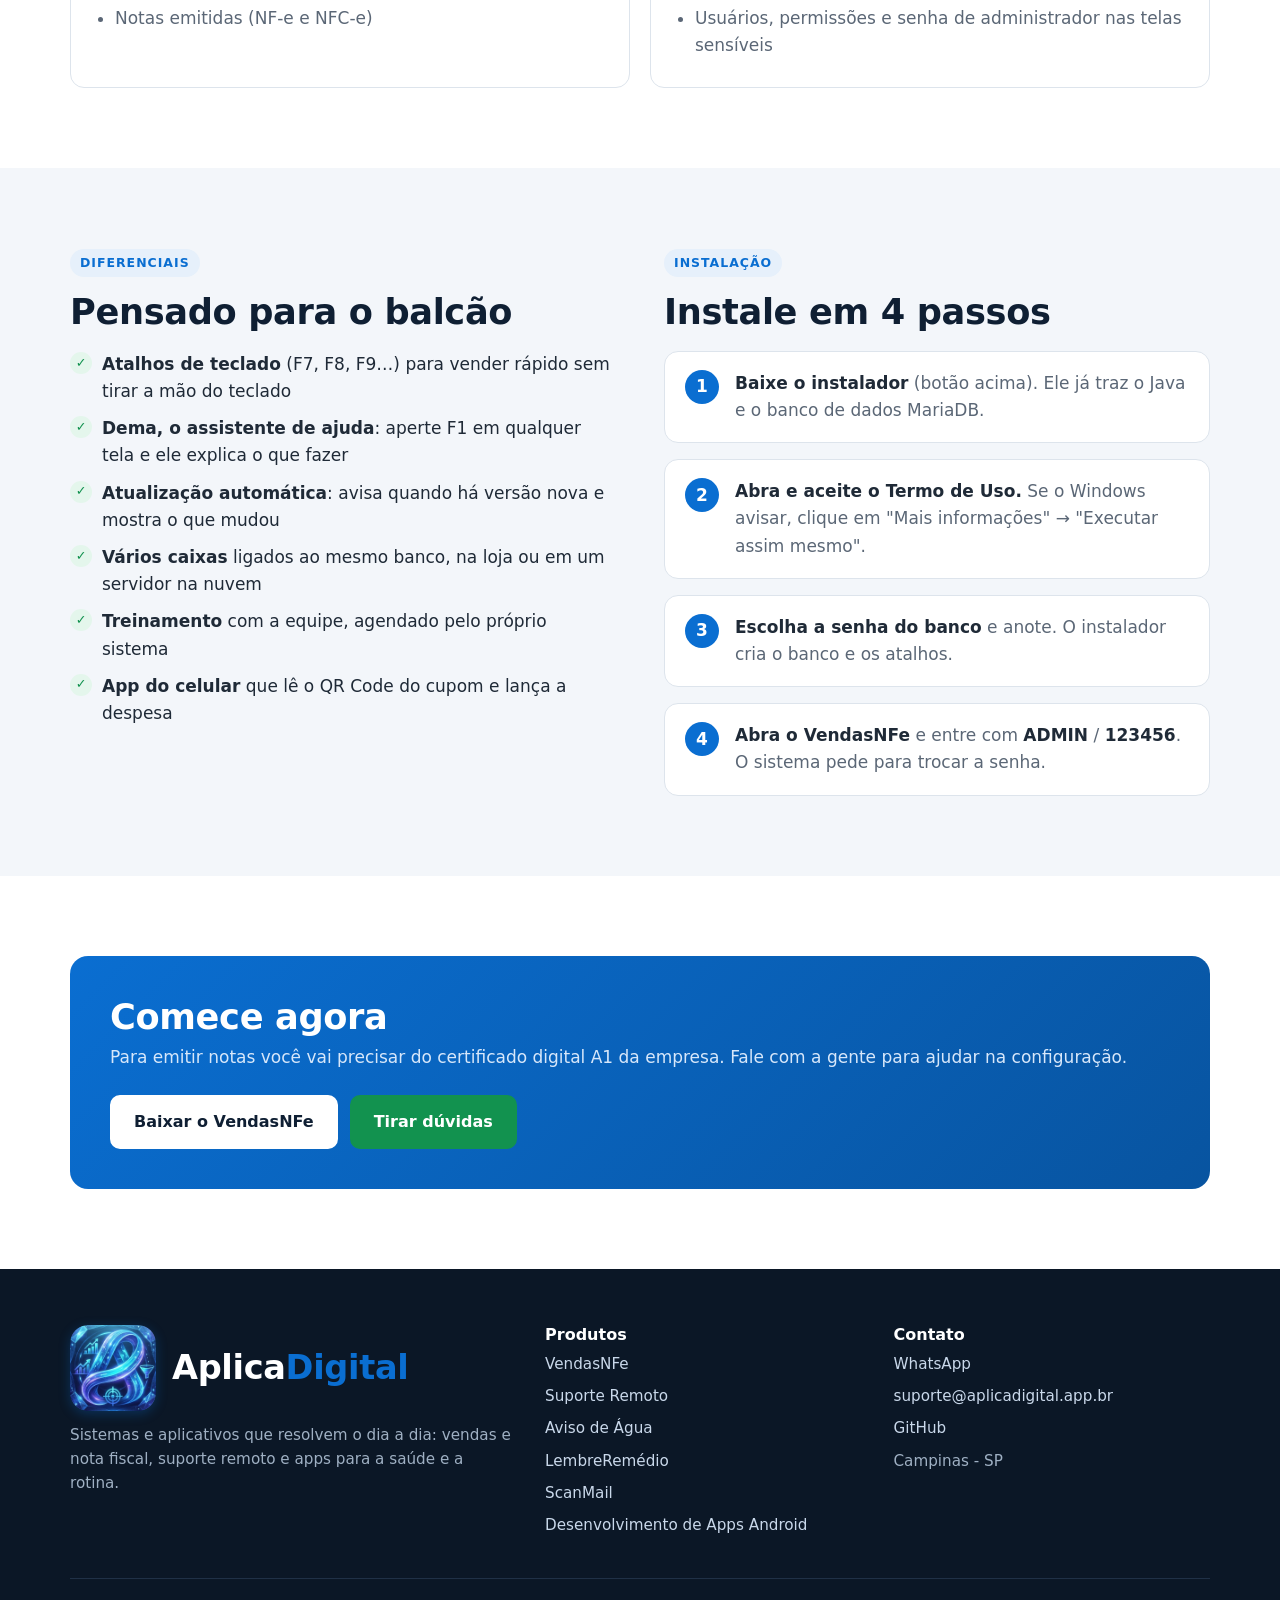
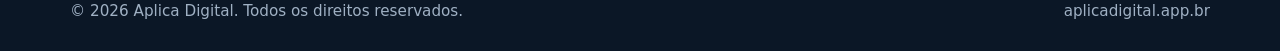
<file: produtos/vendasnfe.html>
<!doctype html>
<html lang="pt-BR" data-base="../">
<head>
  <meta charset="utf-8">
  <meta name="viewport" content="width=device-width, initial-scale=1">
  <title>VendasNFe | Sistema de vendas com NF-e e NFC-e - Aplica Digital</title>
  <meta name="description" content="VendasNFe: pré-venda, orçamento, NF-e e NFC-e direto na SEFAZ, estoque, contas a pagar e receber, crediário, PIX e pré-venda pelo celular. Instalador com Java e MariaDB.">
  <link rel="canonical" href="https://aplicadigital.app.br/produtos/vendasnfe.html">
  <meta name="theme-color" content="#0f1f33">
  <link rel="icon" href="../favicon.png" type="image/png">
  <link rel="apple-touch-icon" href="../apple-touch-icon.png">
  <link rel="stylesheet" href="../assets/estilo.css">
</head>
<body data-pagina="produtos">
<main>
  <section class="capa-produto">
    <div class="container">
      <div class="trilha"><a href="../index.html">Início</a> › <a href="../index.html#produtos">Produtos</a> › VendasNFe</div>
      <span class="etiqueta">Windows · NF-e · NFC-e · PIX</span>
      <h1>VendasNFe</h1>
      <p class="lead">O sistema de vendas completo para o comércio: do orçamento à nota fiscal, com estoque, financeiro,
        crediário, PIX e pré-venda pelo celular, tudo em um só lugar.</p>
      <div class="botoes">
        <a class="botao claro" data-release="ademar1969/InstaladorVendasNfe" data-arquivo="^VendasNFe-Setup-.*\.exe$" data-versao-em="v-vendas"
           href="https://github.com/ademar1969/InstaladorVendasNfe/releases/latest">Baixar o instalador</a>
        <a class="botao contorno" style="color:#fff;border-color:#ffffff66" href="../index.html#contato" data-whats="Olá! Quero uma demonstração do VendasNFe.">Pedir demonstração</a>
      </div>
      <p style="color:#a9bdd4;margin-top:14px;font-size:.95rem" id="v-vendas">Windows 10/11 64 bits</p>
    </div>
  </section>

  <section class="secao">
    <div class="container">
      <div class="titulo-secao">
        <span class="etiqueta">Módulos</span>
        <h2>Tudo o que a loja usa no dia a dia</h2>
      </div>
      <div class="modulos">
        <div class="modulo">
          <h3><span class="icone c-azul"><svg viewBox="0 0 24 24" fill="none" stroke="currentColor" stroke-width="2" stroke-linecap="round" stroke-linejoin="round"><circle cx="9" cy="20" r="1.5"/><circle cx="18" cy="20" r="1.5"/><path d="M2 3h3l2.7 12.3a1 1 0 0 0 1 .7h9.6a1 1 0 0 0 1-.8L21 7H6"/></svg></span>Vendas</h3>
          <ul>
            <li>Pré-venda e lista de pré-vendas</li>
            <li>Orçamentos (sem baixar estoque) e transferência para pré-venda</li>
            <li>Devolução e troca de cliente com crédito de troca</li>
            <li>Pré-venda web: pedidos pelo celular do vendedor externo</li>
          </ul>
        </div>
        <div class="modulo">
          <h3><span class="icone c-verde"><svg viewBox="0 0 24 24" fill="none" stroke="currentColor" stroke-width="2" stroke-linecap="round" stroke-linejoin="round"><path d="M12 22s8-4 8-10V5l-8-3-8 3v7c0 6 8 10 8 10Z"/><path d="m9 12 2 2 4-4"/></svg></span>NF-e e NFC-e</h3>
          <ul>
            <li>Emissão direto nos webservices da SEFAZ (NF-e 4.00 e NFC-e)</li>
            <li>Monitor de notas, consulta e cancelamento</li>
            <li>Certificado digital A1 e cadeia ICP-Brasil</li>
            <li>Cupom em impressora térmica de 80 mm e DANFE em PDF</li>
          </ul>
        </div>
        <div class="modulo">
          <h3><span class="icone c-laranja"><svg viewBox="0 0 24 24" fill="none" stroke="currentColor" stroke-width="2" stroke-linecap="round" stroke-linejoin="round"><path d="M21 8 12 3 3 8v8l9 5 9-5Z"/><path d="m3 8 9 5 9-5M12 13v8"/></svg></span>Estoque</h3>
          <ul>
            <li>Notas de entrada pela SEFAZ ou pelo XML</li>
            <li>Entrada e saída manual, inventário e movimentação</li>
            <li>Posição de estoque por localização (prateleira e nicho)</li>
            <li>Sugestão de compras abaixo do estoque mínimo e devolução de compra</li>
          </ul>
        </div>
        <div class="modulo">
          <h3><span class="icone c-roxo"><svg viewBox="0 0 24 24" fill="none" stroke="currentColor" stroke-width="2" stroke-linecap="round" stroke-linejoin="round"><rect x="2" y="5" width="20" height="14" rx="2"/><path d="M2 10h20M6 15h4"/></svg></span>Financeiro</h3>
          <ul>
            <li>Contas a pagar e a receber, bancos, caixa e fluxo de caixa</li>
            <li>Crediário: ficha do cliente, baixas e estorno</li>
            <li>Recebimento por PIX com QR Code na venda</li>
            <li>Leitura de cupom, nota, boleto ou XML para lançar despesas</li>
          </ul>
        </div>
        <div class="modulo">
          <h3><span class="icone c-agua"><svg viewBox="0 0 24 24" fill="none" stroke="currentColor" stroke-width="2" stroke-linecap="round" stroke-linejoin="round"><path d="M3 3v18h18"/><path d="m7 15 4-4 3 3 5-6"/></svg></span>Relatórios</h3>
          <ul>
            <li>Vendas por período, por produto e por operador</li>
            <li>Gráficos de vendas e metas (meta x atingido)</li>
            <li>DRE gerencial com plano de contas e centro de custo</li>
            <li>Notas emitidas (NF-e e NFC-e)</li>
          </ul>
        </div>
        <div class="modulo">
          <h3><span class="icone c-vermelho"><svg viewBox="0 0 24 24" fill="none" stroke="currentColor" stroke-width="2" stroke-linecap="round" stroke-linejoin="round"><circle cx="12" cy="12" r="3"/><path d="M19.4 15a1.7 1.7 0 0 0 .3 1.8l.1.1a2 2 0 1 1-2.8 2.8l-.1-.1a1.7 1.7 0 0 0-1.8-.3 1.7 1.7 0 0 0-1 1.5V21a2 2 0 1 1-4 0v-.1a1.7 1.7 0 0 0-1.1-1.5 1.7 1.7 0 0 0-1.8.3l-.1.1a2 2 0 1 1-2.8-2.8l.1-.1a1.7 1.7 0 0 0 .3-1.8 1.7 1.7 0 0 0-1.5-1H3a2 2 0 1 1 0-4h.1a1.7 1.7 0 0 0 1.5-1.1 1.7 1.7 0 0 0-.3-1.8l-.1-.1a2 2 0 1 1 2.8-2.8l.1.1a1.7 1.7 0 0 0 1.8.3H9a1.7 1.7 0 0 0 1-1.5V3a2 2 0 1 1 4 0v.1a1.7 1.7 0 0 0 1 1.5 1.7 1.7 0 0 0 1.8-.3l.1-.1a2 2 0 1 1 2.8 2.8l-.1.1a1.7 1.7 0 0 0-.3 1.8V9a1.7 1.7 0 0 0 1.5 1H21a2 2 0 1 1 0 4h-.1a1.7 1.7 0 0 0-1.5 1Z"/></svg></span>Sistema</h3>
          <ul>
            <li>Backup e restauração do banco de dados</li>
            <li>Envio de documentos por e-mail</li>
            <li>Importação de clientes e produtos do sistema antigo</li>
            <li>Usuários, permissões e senha de administrador nas telas sensíveis</li>
          </ul>
        </div>
      </div>
    </div>
  </section>

  <section class="secao cinza">
    <div class="container duas-colunas">
      <div>
        <span class="etiqueta">Diferenciais</span>
        <h2>Pensado para o balcão</h2>
        <ul class="lista-check">
          <li><b>Atalhos de teclado</b> (F7, F8, F9…) para vender rápido sem tirar a mão do teclado</li>
          <li><b>Dema, o assistente de ajuda</b>: aperte F1 em qualquer tela e ele explica o que fazer</li>
          <li><b>Atualização automática</b>: avisa quando há versão nova e mostra o que mudou</li>
          <li><b>Vários caixas</b> ligados ao mesmo banco, na loja ou em um servidor na nuvem</li>
          <li><b>Treinamento</b> com a equipe, agendado pelo próprio sistema</li>
          <li><b>App do celular</b> que lê o QR Code do cupom e lança a despesa</li>
        </ul>
      </div>
      <div>
        <span class="etiqueta">Instalação</span>
        <h2>Instale em 4 passos</h2>
        <div class="passos">
          <div class="passo"><p><b>Baixe o instalador</b> (botão acima). Ele já traz o Java e o banco de dados MariaDB.</p></div>
          <div class="passo"><p><b>Abra e aceite o Termo de Uso.</b> Se o Windows avisar, clique em "Mais informações" → "Executar assim mesmo".</p></div>
          <div class="passo"><p><b>Escolha a senha do banco</b> e anote. O instalador cria o banco e os atalhos.</p></div>
          <div class="passo"><p><b>Abra o VendasNFe</b> e entre com <b>ADMIN</b> / <b>123456</b>. O sistema pede para trocar a senha.</p></div>
        </div>
      </div>
    </div>
  </section>

  <section class="secao">
    <div class="container">
      <div class="download">
        <div>
          <h2>Comece agora</h2>
          <p>Para emitir notas você vai precisar do certificado digital A1 da empresa. Fale com a gente para ajudar na configuração.</p>
        </div>
        <div class="botoes">
          <a class="botao claro" data-release="ademar1969/InstaladorVendasNfe" data-arquivo="^VendasNFe-Setup-.*\.exe$"
             href="https://github.com/ademar1969/InstaladorVendasNfe/releases/latest">Baixar o VendasNFe</a>
          <a class="botao verde" href="../index.html#contato" data-whats="Olá! Tenho dúvidas sobre o VendasNFe.">Tirar dúvidas</a>
        </div>
      </div>
    </div>
  </section>
</main>
<script src="../assets/site.js"></script>
</body>
</html>
</file>
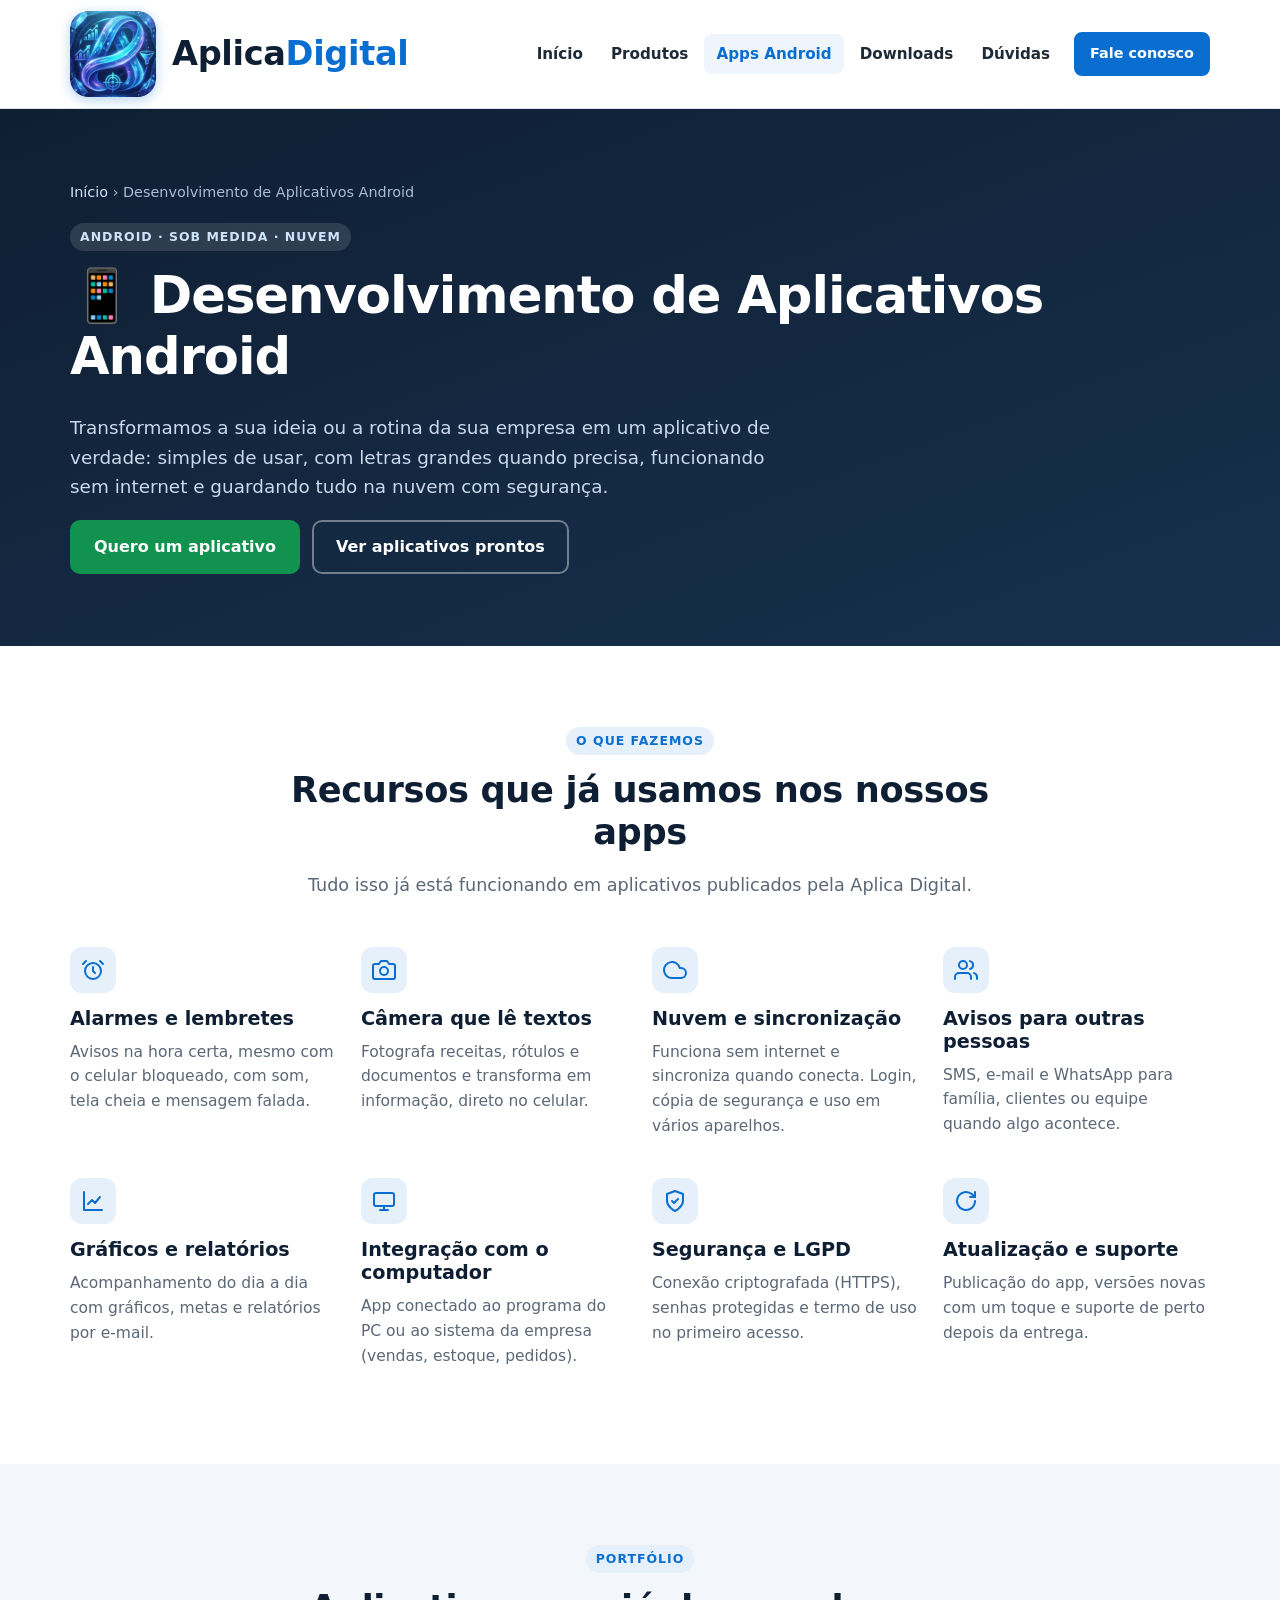
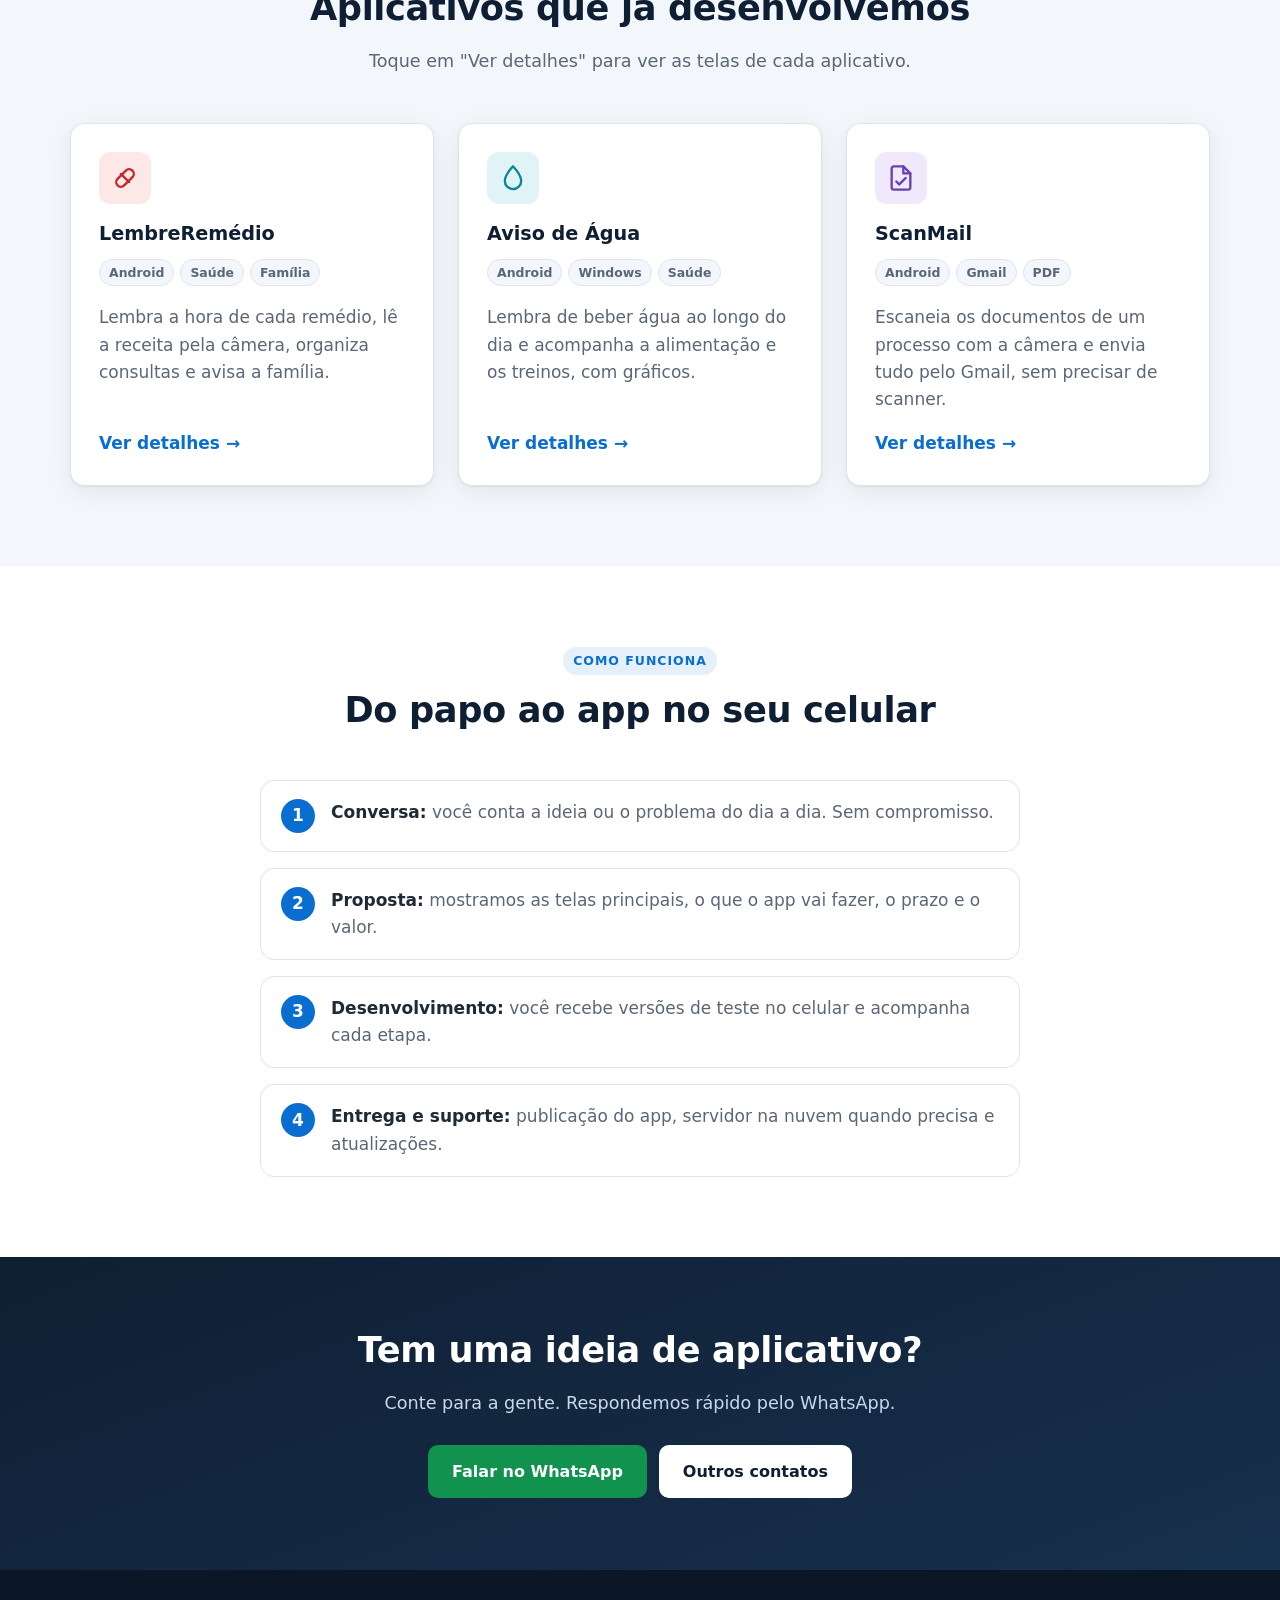
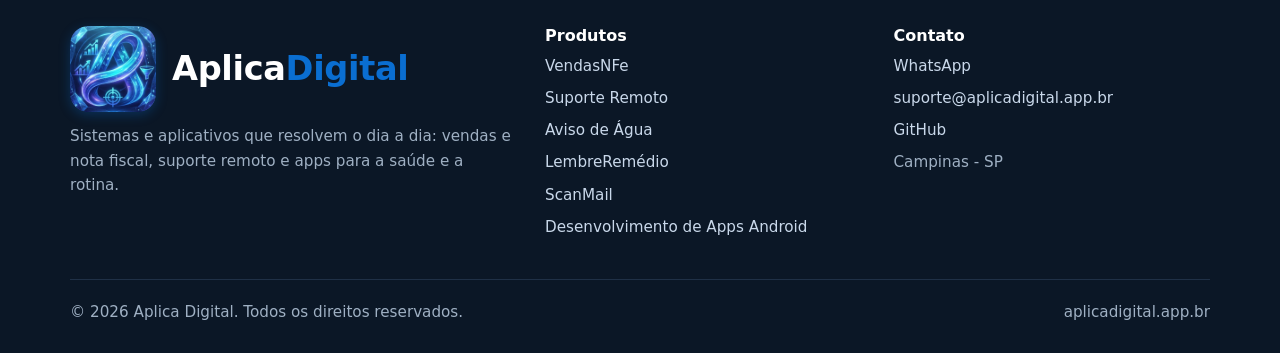
<file: servicos/aplicativos-android.html>
<!doctype html>
<html lang="pt-BR" data-base="../">
<head>
  <meta charset="utf-8">
  <meta name="viewport" content="width=device-width, initial-scale=1">
  <title>Desenvolvimento de Aplicativos Android | Aplica Digital</title>
  <meta name="description" content="Desenvolvimento de aplicativos Android sob medida: lembretes, câmera, nuvem, avisos para a família e integração com sistemas. Veja os apps LembreRemédio, Aviso de Água e ScanMail.">
  <link rel="canonical" href="https://aplicadigital.app.br/servicos/aplicativos-android.html">
  <meta name="theme-color" content="#0f1f33">
  <link rel="icon" href="../favicon.png" type="image/png">
  <link rel="apple-touch-icon" href="../apple-touch-icon.png">
  <link rel="stylesheet" href="../assets/estilo.css">
</head>
<body data-pagina="apps">
<main>
  <section class="capa-produto">
    <div class="container">
      <div class="trilha"><a href="../index.html">Início</a> › Desenvolvimento de Aplicativos Android</div>
      <span class="etiqueta">Android · Sob medida · Nuvem</span>
      <h1>📱 Desenvolvimento de Aplicativos Android</h1>
      <p class="lead">Transformamos a sua ideia ou a rotina da sua empresa em um aplicativo de verdade: simples de usar,
        com letras grandes quando precisa, funcionando sem internet e guardando tudo na nuvem com segurança.</p>
      <div class="botoes">
        <a class="botao verde" href="../index.html#contato" data-whats="Olá! Quero conversar sobre um aplicativo Android.">Quero um aplicativo</a>
        <a class="botao contorno" style="color:#fff;border-color:#ffffff66" href="#portfolio">Ver aplicativos prontos</a>
      </div>
    </div>
  </section>

  <section class="secao">
    <div class="container">
      <div class="titulo-secao">
        <span class="etiqueta">O que fazemos</span>
        <h2>Recursos que já usamos nos nossos apps</h2>
        <p>Tudo isso já está funcionando em aplicativos publicados pela Aplica Digital.</p>
      </div>
      <div class="vantagens">
        <div class="vantagem">
          <div class="icone"><svg viewBox="0 0 24 24" fill="none" stroke="currentColor" stroke-width="2" stroke-linecap="round" stroke-linejoin="round"><circle cx="12" cy="13" r="8"/><path d="M12 9v4l2 2M5 3 2 6M22 6l-3-3"/></svg></div>
          <h3>Alarmes e lembretes</h3>
          <p>Avisos na hora certa, mesmo com o celular bloqueado, com som, tela cheia e mensagem falada.</p>
        </div>
        <div class="vantagem">
          <div class="icone"><svg viewBox="0 0 24 24" fill="none" stroke="currentColor" stroke-width="2" stroke-linecap="round" stroke-linejoin="round"><path d="M23 19a2 2 0 0 1-2 2H3a2 2 0 0 1-2-2V8a2 2 0 0 1 2-2h4l2-3h6l2 3h4a2 2 0 0 1 2 2Z"/><circle cx="12" cy="13" r="4"/></svg></div>
          <h3>Câmera que lê textos</h3>
          <p>Fotografa receitas, rótulos e documentos e transforma em informação, direto no celular.</p>
        </div>
        <div class="vantagem">
          <div class="icone"><svg viewBox="0 0 24 24" fill="none" stroke="currentColor" stroke-width="2" stroke-linecap="round" stroke-linejoin="round"><path d="M18 10h-1.26A8 8 0 1 0 9 20h9a5 5 0 0 0 0-10Z"/></svg></div>
          <h3>Nuvem e sincronização</h3>
          <p>Funciona sem internet e sincroniza quando conecta. Login, cópia de segurança e uso em vários aparelhos.</p>
        </div>
        <div class="vantagem">
          <div class="icone"><svg viewBox="0 0 24 24" fill="none" stroke="currentColor" stroke-width="2" stroke-linecap="round" stroke-linejoin="round"><path d="M17 21v-2a4 4 0 0 0-4-4H5a4 4 0 0 0-4 4v2"/><circle cx="9" cy="7" r="4"/><path d="M23 21v-2a4 4 0 0 0-3-3.9M16 3.1a4 4 0 0 1 0 7.8"/></svg></div>
          <h3>Avisos para outras pessoas</h3>
          <p>SMS, e-mail e WhatsApp para família, clientes ou equipe quando algo acontece.</p>
        </div>
        <div class="vantagem">
          <div class="icone"><svg viewBox="0 0 24 24" fill="none" stroke="currentColor" stroke-width="2" stroke-linecap="round" stroke-linejoin="round"><path d="M3 3v18h18"/><path d="M7 15l4-4 3 3 5-6"/></svg></div>
          <h3>Gráficos e relatórios</h3>
          <p>Acompanhamento do dia a dia com gráficos, metas e relatórios por e-mail.</p>
        </div>
        <div class="vantagem">
          <div class="icone"><svg viewBox="0 0 24 24" fill="none" stroke="currentColor" stroke-width="2" stroke-linecap="round" stroke-linejoin="round"><rect x="2" y="4" width="20" height="13" rx="2"/><path d="M8 21h8M12 17v4"/></svg></div>
          <h3>Integração com o computador</h3>
          <p>App conectado ao programa do PC ou ao sistema da empresa (vendas, estoque, pedidos).</p>
        </div>
        <div class="vantagem">
          <div class="icone"><svg viewBox="0 0 24 24" fill="none" stroke="currentColor" stroke-width="2" stroke-linecap="round" stroke-linejoin="round"><path d="M12 22s8-4 8-10V5l-8-3-8 3v7c0 6 8 10 8 10Z"/><path d="m9 12 2 2 4-4"/></svg></div>
          <h3>Segurança e LGPD</h3>
          <p>Conexão criptografada (HTTPS), senhas protegidas e termo de uso no primeiro acesso.</p>
        </div>
        <div class="vantagem">
          <div class="icone"><svg viewBox="0 0 24 24" fill="none" stroke="currentColor" stroke-width="2" stroke-linecap="round" stroke-linejoin="round"><path d="M21 12a9 9 0 1 1-3-6.7L21 8"/><path d="M21 3v5h-5"/></svg></div>
          <h3>Atualização e suporte</h3>
          <p>Publicação do app, versões novas com um toque e suporte de perto depois da entrega.</p>
        </div>
      </div>
    </div>
  </section>

  <section class="secao cinza" id="portfolio">
    <div class="container">
      <div class="titulo-secao">
        <span class="etiqueta">Portfólio</span>
        <h2>Aplicativos que já desenvolvemos</h2>
        <p>Toque em "Ver detalhes" para ver as telas de cada aplicativo.</p>
      </div>
      <div class="grade">
        <article class="cartao">
          <div class="icone c-vermelho"><svg viewBox="0 0 24 24" fill="none" stroke="currentColor" stroke-width="2" stroke-linecap="round" stroke-linejoin="round"><rect x="3" y="8" width="18" height="8" rx="4" transform="rotate(-45 12 12)"/><path d="m8.5 8.5 7 7"/></svg></div>
          <h3>LembreRemédio</h3>
          <div class="tags"><span class="tag">Android</span><span class="tag">Saúde</span><span class="tag">Família</span></div>
          <p>Lembra a hora de cada remédio, lê a receita pela câmera, organiza consultas e avisa a família.</p>
          <button class="mais abre-telas" type="button" data-alvo="telas-lembre" aria-expanded="false" aria-controls="telas-lembre">Ver detalhes</button>
        </article>
        <article class="cartao">
          <div class="icone c-agua"><svg viewBox="0 0 24 24" fill="none" stroke="currentColor" stroke-width="2" stroke-linecap="round" stroke-linejoin="round"><path d="M12 2s7 7.6 7 12.5a7 7 0 0 1-14 0C5 9.6 12 2 12 2Z"/></svg></div>
          <h3>Aviso de Água</h3>
          <div class="tags"><span class="tag">Android</span><span class="tag">Windows</span><span class="tag">Saúde</span></div>
          <p>Lembra de beber água ao longo do dia e acompanha a alimentação e os treinos, com gráficos.</p>
          <button class="mais abre-telas" type="button" data-alvo="telas-agua" aria-expanded="false" aria-controls="telas-agua">Ver detalhes</button>
        </article>
        <article class="cartao">
          <div class="icone c-roxo"><svg viewBox="0 0 24 24" fill="none" stroke="currentColor" stroke-width="2" stroke-linecap="round" stroke-linejoin="round"><path d="M14 2H6a2 2 0 0 0-2 2v16a2 2 0 0 0 2 2h12a2 2 0 0 0 2-2V8Z"/><path d="M14 2v6h6"/><path d="m8 15 2.5 2.5L16 12"/></svg></div>
          <h3>ScanMail</h3>
          <div class="tags"><span class="tag">Android</span><span class="tag">Gmail</span><span class="tag">PDF</span></div>
          <p>Escaneia os documentos de um processo com a câmera e envia tudo pelo Gmail, sem precisar de scanner.</p>
          <button class="mais abre-telas" type="button" data-alvo="telas-scan" aria-expanded="false" aria-controls="telas-scan">Ver detalhes</button>
        </article>
      </div>

      <div class="painel-telas" id="telas-lembre" hidden>
        <div class="painel-topo"><h3>💊 LembreRemédio</h3><a class="ver-detalhes" href="../produtos/lembre-remedio.html">Página do app e download</a></div>
        <div class="galeria-app">
          <figure class="tela"><img src="../assets/apps/lembre-ler-receita.jpg" alt="LembreRemédio: tela para fotografar a receita ou a caixa do remédio" loading="lazy" width="540" height="1140"><figcaption>Lê a receita e a caixa pela câmera</figcaption></figure>
          <figure class="tela"><img src="../assets/apps/lembre-agenda.jpg" alt="LembreRemédio: calendário colorido mostrando os dias em que tomou os remédios" loading="lazy" width="540" height="1140"><figcaption>Calendário: tomou tudo, parte ou nada</figcaption></figure>
          <figure class="tela"><img src="../assets/apps/lembre-consulta.jpg" alt="LembreRemédio: cadastro de consulta, retorno ou exame com lembrete" loading="lazy" width="540" height="1140"><figcaption>Consultas, retornos e exames com lembrete</figcaption></figure>
          <figure class="tela"><img src="../assets/apps/lembre-familia.jpg" alt="LembreRemédio: cadastro de familiar para receber avisos por SMS, WhatsApp e e-mail" loading="lazy" width="540" height="1140"><figcaption>Avisa a família por SMS, WhatsApp e e-mail</figcaption></figure>
        </div>
      </div>

      <div class="painel-telas" id="telas-agua" hidden>
        <div class="painel-topo"><h3>💧 Aviso de Água</h3><a class="ver-detalhes" href="../produtos/aviso-de-agua.html">Página do app e download</a></div>
        <div class="galeria-app">
          <figure class="tela"><img src="../assets/apps/agua-alerta.jpg" alt="Aviso de Água: alerta em tela cheia com uma cachoeira, lembrando de beber água" loading="lazy" width="540" height="1200"><figcaption>Alerta em tela cheia com a cachoeira</figcaption></figure>
          <figure class="tela"><img src="../assets/apps/agua-meta.jpg" alt="Aviso de Água: meta de copos de água por dia" loading="lazy" width="540" height="780"><figcaption>Meta de água do dia</figcaption></figure>
          <figure class="tela"><img src="../assets/apps/agua-alimentacao.jpg" alt="Aviso de Água: registro da alimentação do dia com calorias" loading="lazy" width="540" height="771"><figcaption>Alimentação do dia e calorias</figcaption></figure>
          <figure class="tela"><img src="../assets/apps/agua-treinos.jpg" alt="Aviso de Água: gráfico de déficit calórico por dia e cadastro de treino" loading="lazy" width="540" height="960"><figcaption>Treinos e gráfico do déficit calórico</figcaption></figure>
        </div>
      </div>

      <div class="painel-telas" id="telas-scan" hidden>
        <div class="painel-topo"><h3>📸 ScanMail</h3><a class="ver-detalhes" href="../produtos/scanmail.html">Página do app e download</a></div>
        <div class="galeria-app duas">
          <figure class="tela"><img src="../assets/apps/scan-escanear.jpg" alt="ScanMail: tela Escanear e enviar com número do processo, e-mail de destino e botão Enviar pelo Gmail" loading="lazy" width="540" height="818"><figcaption>Processo, destino e envio pelo Gmail</figcaption></figure>
          <figure class="tela"><img src="../assets/apps/scan-documentos.jpg" alt="ScanMail: escolha do documento a escanear (RG, CPF, certidões, comprovante de residência)" loading="lazy" width="540" height="938"><figcaption>Escolha o documento e escaneie</figcaption></figure>
        </div>
      </div>
    </div>
  </section>

  <section class="secao">
    <div class="container">
      <div class="titulo-secao">
        <span class="etiqueta">Como funciona</span>
        <h2>Do papo ao app no seu celular</h2>
      </div>
      <div class="passos" style="max-width:760px;margin:0 auto">
        <div class="passo"><p><b>Conversa:</b> você conta a ideia ou o problema do dia a dia. Sem compromisso.</p></div>
        <div class="passo"><p><b>Proposta:</b> mostramos as telas principais, o que o app vai fazer, o prazo e o valor.</p></div>
        <div class="passo"><p><b>Desenvolvimento:</b> você recebe versões de teste no celular e acompanha cada etapa.</p></div>
        <div class="passo"><p><b>Entrega e suporte:</b> publicação do app, servidor na nuvem quando precisa e atualizações.</p></div>
      </div>
    </div>
  </section>

  <section class="chamada">
    <div class="container">
      <h2>Tem uma ideia de aplicativo?</h2>
      <p>Conte para a gente. Respondemos rápido pelo WhatsApp.</p>
      <div class="botoes">
        <a class="botao verde" href="../index.html#contato" data-whats="Olá! Quero conversar sobre um aplicativo Android.">Falar no WhatsApp</a>
        <a class="botao claro" href="../index.html#contato">Outros contatos</a>
      </div>
    </div>
  </section>
</main>
<script src="../assets/site.js"></script>
<script>
/* Portfólio: "Ver detalhes" abre as telas do app (e fecha as outras). */
document.querySelectorAll('.abre-telas').forEach(function (b) {
  b.addEventListener('click', function () {
    var alvo = document.getElementById(b.dataset.alvo), abrir = alvo.hidden;
    document.querySelectorAll('.painel-telas').forEach(function (p) { p.hidden = true; });
    document.querySelectorAll('.abre-telas').forEach(function (x) { x.setAttribute('aria-expanded', 'false'); x.textContent = 'Ver detalhes'; });
    if (abrir) {
      alvo.hidden = false; b.setAttribute('aria-expanded', 'true'); b.textContent = 'Ocultar detalhes';
      alvo.scrollIntoView({ behavior: 'smooth', block: 'start' });
    }
  });
});
</script>
</body>
</html>
</file>
<file: assets/estilo.css>
/* Aplica Digital - estilo do site */
:root {
  --azul: #0a6ed1;
  --azul-escuro: #0854a0;
  --marinho: #0f1f33;
  --marinho-2: #17304d;
  --texto: #1f2a37;
  --texto-2: #5b6776;
  --fundo: #ffffff;
  --fundo-2: #f3f6fa;
  --borda: #dde4ec;
  --verde: #12924f;
  --laranja: #e8731a;
  --raio: 14px;
  --sombra: 0 1px 2px rgba(15, 31, 51, .06), 0 6px 24px rgba(15, 31, 51, .07);
  --largura: 1140px;
}
* { box-sizing: border-box; }
html { scroll-behavior: smooth; }
[id] { scroll-margin-top: 116px; }
body {
  margin: 0;
  font-family: "Segoe UI", system-ui, -apple-system, Roboto, "Helvetica Neue", Arial, sans-serif;
  font-size: 17px;
  line-height: 1.6;
  color: var(--texto);
  background: var(--fundo);
}
img, svg { max-width: 100%; display: block; }
a { color: var(--azul); }
h1, h2, h3 { line-height: 1.2; margin: 0 0 .5em; color: var(--marinho); }
h1 { font-size: clamp(2rem, 4.5vw, 3.2rem); letter-spacing: -.02em; }
h2 { font-size: clamp(1.6rem, 3vw, 2.2rem); letter-spacing: -.01em; }
h3 { font-size: 1.2rem; }
p { margin: 0 0 1em; }
.container { width: min(var(--largura), 100% - 32px); margin-inline: auto; }
.secao { padding: 80px 0; }
.secao.cinza { background: var(--fundo-2); }
.titulo-secao { text-align: center; max-width: 720px; margin: 0 auto 48px; }
.titulo-secao p { color: var(--texto-2); font-size: 1.1rem; }
.etiqueta {
  display: inline-block; font-size: .78rem; font-weight: 700; letter-spacing: .08em; text-transform: uppercase;
  color: var(--azul); background: #e6f0fb; padding: 4px 10px; border-radius: 999px; margin-bottom: 14px;
}

/* ---------- topo */
.topo {
  position: sticky; top: 0; z-index: 50; background: rgba(255, 255, 255, .92);
  backdrop-filter: saturate(180%) blur(10px); border-bottom: 1px solid var(--borda);
}
.topo .container { display: flex; align-items: center; justify-content: space-between; height: 108px; gap: 16px; }
.marca { display: flex; align-items: center; gap: 16px; text-decoration: none; color: var(--marinho); font-weight: 800; font-size: 2.1rem; }
.marca svg { width: 36px; height: 36px; }
.marca-icone { width: 86px; height: 86px; border-radius: 18px; box-shadow: 0 3px 12px rgba(10, 110, 209, .3); }
.marca span { letter-spacing: -.01em; }
.marca span b { color: var(--azul); }
.menu { display: flex; align-items: center; gap: 4px; }
.menu a { text-decoration: none; color: var(--texto); font-weight: 600; font-size: .95rem; padding: 8px 12px; border-radius: 8px; }
.menu a:hover, .menu a.ativo { color: var(--azul); background: #eef5fd; }
.menu .botao { margin-left: 8px; }
.menu a.botao, .menu a.botao:hover { color: #fff; }
.menu a.botao:hover { background: var(--azul-escuro); }
.abrir-menu { display: none; background: none; border: 1px solid var(--borda); border-radius: 8px; padding: 8px 10px; cursor: pointer; }
.abrir-menu svg { width: 22px; height: 22px; }

/* ---------- botoes */
.botao {
  display: inline-flex; align-items: center; justify-content: center; gap: 8px;
  padding: 12px 22px; border-radius: 10px; font-weight: 700; font-size: 1rem; text-decoration: none;
  border: 2px solid var(--azul); background: var(--azul); color: #fff; cursor: pointer; transition: .15s;
}
.botao:hover { background: var(--azul-escuro); border-color: var(--azul-escuro); }
.botao.contorno { background: transparent; color: var(--azul); }
.botao.contorno:hover { background: #eef5fd; }
.botao.claro { background: #fff; color: var(--marinho); border-color: #fff; }
.botao.claro:hover { background: #e9f1fb; }
.botao.verde { background: var(--verde); border-color: var(--verde); }
.botao.verde:hover { background: #0c7a41; border-color: #0c7a41; }
.botao.pequeno { padding: 8px 14px; font-size: .9rem; }
.botao svg { width: 20px; height: 20px; flex: none; }
.botoes { display: flex; flex-wrap: wrap; gap: 12px; }

/* ---------- capa */
.capa {
  background: radial-gradient(1100px 500px at 85% -10%, #1d4f86 0%, transparent 60%), linear-gradient(160deg, var(--marinho) 0%, var(--marinho-2) 100%);
  color: #fff; padding: 96px 0 104px; overflow: hidden;
}
.capa .container { display: grid; grid-template-columns: 1.1fr .9fr; gap: 48px; align-items: center; }
.capa h1 { color: #fff; }
.capa p.lead { font-size: 1.2rem; color: #c9d8ea; max-width: 560px; }
.capa .etiqueta { background: rgba(255, 255, 255, .12); color: #cfe3fb; }
.capa .numeros { display: flex; gap: 32px; margin-top: 40px; flex-wrap: wrap; }
.capa .numeros b { display: block; font-size: 1.8rem; color: #fff; }
.capa .numeros span { color: #a9bdd4; font-size: .9rem; }
.ilustracao { position: relative; }
.janela {
  background: #fff; border-radius: 14px; box-shadow: 0 30px 60px rgba(0, 0, 0, .35); overflow: hidden; color: var(--texto);
  transform: rotate(-1.5deg);
}
.janela .barra { background: #354a5f; color: #fff; padding: 10px 16px; font-size: .85rem; display: flex; justify-content: space-between; }
.janela .corpo { padding: 18px; display: grid; gap: 10px; }
.janela .linha { display: flex; justify-content: space-between; font-size: .9rem; padding: 8px 10px; border-radius: 8px; background: var(--fundo-2); }
.janela .linha b { color: var(--marinho); }
.janela .total { background: var(--azul); color: #fff; font-weight: 700; }
.janela .total b { color: #fff; }
.selo-flutuante {
  position: absolute; right: -18px; bottom: -58px; background: #fff; color: var(--texto); border-radius: 12px; padding: 12px 16px;
  box-shadow: 0 14px 30px rgba(0, 0, 0, .3); font-size: .9rem; display: flex; gap: 10px; align-items: center; transform: rotate(2deg);
}
.selo-flutuante i { width: 34px; height: 34px; border-radius: 50%; background: #e4f6ec; display: grid; place-items: center; font-style: normal; color: var(--verde); font-weight: 800; }

/* ---------- carrossel de clientes */
.clientes { padding: 48px 0 56px; background: var(--fundo-2); border-bottom: 1px solid var(--borda); overflow: hidden; }
.clientes-titulo {
  text-align: center; margin: 0 0 28px; font-size: .85rem; font-weight: 700; letter-spacing: .08em;
  text-transform: uppercase; color: var(--texto-2);
}
.clientes-trilho {
  display: flex; width: 100%; padding: 8px 0 12px;
  -webkit-mask-image: linear-gradient(90deg, transparent, #000 6%, #000 94%, transparent);
          mask-image: linear-gradient(90deg, transparent, #000 6%, #000 94%, transparent);
}
.clientes-trilho ul {
  list-style: none; margin: 0; padding: 0 24px 0 0; display: flex; align-items: stretch; gap: 24px;
  flex: none; animation: rolar-clientes var(--duracao, 30s) linear infinite;
}
.clientes-trilho:hover ul { animation-play-state: paused; }
.clientes-trilho li { flex: none; display: flex; }
.cliente {
  width: 210px; display: flex; flex-direction: column; align-items: center; justify-content: center; gap: 12px;
  padding: 20px 16px; background: #fff; border: 1px solid var(--borda); border-radius: var(--raio);
  box-shadow: var(--sombra); text-decoration: none; transition: transform .2s, box-shadow .2s, border-color .2s;
}
a.cliente:hover, .cliente:hover {
  transform: translateY(-3px); border-color: #c5d6ea;
  box-shadow: 0 2px 4px rgba(15, 31, 51, .06), 0 16px 36px rgba(15, 31, 51, .12);
}
.cliente img { height: 88px; width: auto; max-width: 160px; object-fit: contain; border-radius: 12px; }
.cliente span { font-size: .92rem; font-weight: 700; color: var(--marinho); text-align: center; line-height: 1.3; }
/* poucos clientes: fixos e centralizados */
.clientes-trilho.parado { -webkit-mask-image: none; mask-image: none; justify-content: center; }
.clientes-trilho.parado ul { animation: none; padding: 0 16px; flex-wrap: wrap; justify-content: center; flex: 1; }
@keyframes rolar-clientes { to { transform: translateX(-100%); } }
@media (prefers-reduced-motion: reduce) {
  .clientes-trilho ul { animation: none; flex-wrap: wrap; justify-content: center; flex: 1; }
  .clientes-trilho ul[aria-hidden] { display: none; }
  .clientes-trilho { -webkit-mask-image: none; mask-image: none; }
}

/* ---------- cartoes de produto */
.grade { display: grid; grid-template-columns: repeat(3, 1fr); gap: 24px; }
.grade.duas { grid-template-columns: repeat(2, 1fr); }
.cartao {
  background: #fff; border: 1px solid var(--borda); border-radius: var(--raio); padding: 28px; box-shadow: var(--sombra);
  display: flex; flex-direction: column; transition: transform .15s, box-shadow .15s;
}
.cartao:hover { transform: translateY(-3px); box-shadow: 0 2px 4px rgba(15, 31, 51, .06), 0 16px 36px rgba(15, 31, 51, .12); }
.cartao .icone { width: 52px; height: 52px; border-radius: 12px; display: grid; place-items: center; margin-bottom: 18px; }
.cartao .icone svg { width: 28px; height: 28px; }
.cartao p { color: var(--texto-2); flex: 1; }
.cartao .tags { display: flex; flex-wrap: wrap; gap: 6px; margin: 4px 0 18px; }
.tag { font-size: .78rem; font-weight: 600; padding: 3px 9px; border-radius: 999px; background: var(--fundo-2); color: var(--texto-2); border: 1px solid var(--borda); }
.cartao .mais { font-weight: 700; text-decoration: none; display: inline-flex; gap: 6px; align-items: center; }
.cartao .mais:after { content: "→"; transition: transform .15s; }
.cartao:hover .mais:after { transform: translateX(4px); }
.c-azul { background: #e6f0fb; color: var(--azul); }
.c-verde { background: #e4f6ec; color: var(--verde); }
.c-laranja { background: #fdeedf; color: var(--laranja); }
.c-roxo { background: #efe9fb; color: #6a3fb0; }
.c-agua { background: #e0f4f8; color: #0e8597; }
.c-vermelho { background: #fde8e8; color: #c62828; }

/* ---------- vantagens */
.vantagens { display: grid; grid-template-columns: repeat(4, 1fr); gap: 24px; }
.vantagem { text-align: left; }
.vantagem .icone { width: 46px; height: 46px; border-radius: 12px; display: grid; place-items: center; margin-bottom: 14px; background: #e6f0fb; color: var(--azul); }
.vantagem .icone svg { width: 24px; height: 24px; }
.vantagem p { color: var(--texto-2); font-size: .97rem; }

/* ---------- galeria de telas de aplicativos (celular) */
.galeria-app { display: grid; grid-template-columns: repeat(4, 1fr); gap: 24px; align-items: start; }
.galeria-app .tela { margin: 0; background: #0f1f33; border-radius: 30px; padding: 10px; box-shadow: 0 16px 36px rgba(15, 31, 51, .22); }
.galeria-app .tela img { width: 100%; height: auto; border-radius: 22px; background: #fff; }
.galeria-app figcaption { color: #cfe3fb; font-size: .9rem; text-align: center; padding: 10px 6px 4px; line-height: 1.35; }
/* portfólio: cartões que abrem as telas */
button.mais { background: none; border: 0; padding: 0; font: inherit; font-weight: 700; color: var(--azul); cursor: pointer; text-align: left; }
button.mais[aria-expanded="true"]:after { content: "↓"; }
.painel-telas { margin-top: 28px; background: #fff; border: 1px solid var(--borda); border-radius: var(--raio); padding: 24px; box-shadow: var(--sombra); scroll-margin-top: 110px; }
.painel-telas .painel-topo { display: flex; justify-content: space-between; align-items: center; gap: 12px; flex-wrap: wrap; margin-bottom: 20px; }
.painel-telas .painel-topo h3 { margin: 0; font-size: 1.4rem; }
.painel-telas .galeria-app figcaption { color: #cfe3fb; }
.painel-topo .ver-detalhes, .titulo-secao .ver-detalhes { display: inline-flex; gap: 6px; align-items: center; font-weight: 700; text-decoration: none; white-space: nowrap; }
.titulo-secao .ver-detalhes:after { content: "→"; transition: transform .15s; }
.titulo-secao .ver-detalhes:hover:after { transform: translateX(4px); }
.galeria-app.duas { grid-template-columns: repeat(2, minmax(0, 270px)); justify-content: center; }
@media (max-width: 960px) { .galeria-app, .galeria-app.duas { grid-template-columns: repeat(2, 1fr); } }
@media (max-width: 480px) { .galeria-app { gap: 14px; } .galeria-app .tela { border-radius: 22px; padding: 7px; } .galeria-app .tela img { border-radius: 16px; } }

/* ---------- pagina de produto */
.capa-produto { background: linear-gradient(160deg, var(--marinho) 0%, var(--marinho-2) 100%); color: #fff; padding: 72px 0; }
.capa-produto h1 { color: #fff; }
.capa-produto p.lead { color: #c9d8ea; font-size: 1.15rem; max-width: 720px; }
.capa-produto .etiqueta { background: rgba(255, 255, 255, .12); color: #cfe3fb; }
.trilha { font-size: .9rem; color: #a9bdd4; margin-bottom: 18px; }
.trilha a { color: #cfe3fb; text-decoration: none; }
.modulos { display: grid; grid-template-columns: repeat(2, 1fr); gap: 20px; }
.modulo { background: #fff; border: 1px solid var(--borda); border-radius: var(--raio); padding: 24px; }
.modulo h3 { display: flex; gap: 10px; align-items: center; }
.modulo h3 .icone { width: 36px; height: 36px; border-radius: 10px; display: grid; place-items: center; flex: none; }
.modulo h3 .icone svg { width: 20px; height: 20px; }
.modulo ul { margin: 0; padding-left: 20px; color: var(--texto-2); }
.modulo li { margin: 4px 0; }
.lista-check { list-style: none; padding: 0; margin: 0; display: grid; gap: 10px; }
.lista-check li { padding-left: 32px; position: relative; }
.lista-check li:before {
  content: "✓"; position: absolute; left: 0; top: 1px; width: 22px; height: 22px; border-radius: 50%;
  background: #e4f6ec; color: var(--verde); font-weight: 800; font-size: .8rem; display: grid; place-items: center;
}
.passos { counter-reset: passo; display: grid; gap: 16px; }
.passo { display: flex; gap: 16px; align-items: flex-start; background: #fff; border: 1px solid var(--borda); border-radius: var(--raio); padding: 18px 20px; }
.passo:before {
  counter-increment: passo; content: counter(passo); flex: none; width: 34px; height: 34px; border-radius: 50%;
  background: var(--azul); color: #fff; font-weight: 800; display: grid; place-items: center;
}
.passo p { margin: 0; color: var(--texto-2); }
.passo b { color: var(--texto); }
.duas-colunas { display: grid; grid-template-columns: 1fr 1fr; gap: 48px; align-items: start; }
.download {
  background: linear-gradient(135deg, #0a6ed1, #0854a0); color: #fff; border-radius: 18px; padding: 40px;
  display: flex; justify-content: space-between; align-items: center; gap: 24px; flex-wrap: wrap;
}
.download h2 { color: #fff; margin-bottom: 6px; }
.download p { color: #d7e7fa; margin: 0; }
.download .versao { font-size: .9rem; color: #bcd6f5; margin-top: 8px; }
.aviso { background: #fff8e6; border: 1px solid #f2d48a; border-radius: 12px; padding: 14px 18px; font-size: .95rem; color: #6b4d00; }

/* ---------- perguntas */
.perguntas { max-width: 820px; margin: 0 auto; display: grid; gap: 12px; }
.perguntas details { background: #fff; border: 1px solid var(--borda); border-radius: 12px; padding: 16px 20px; }
.perguntas summary { font-weight: 700; cursor: pointer; color: var(--marinho); list-style: none; display: flex; justify-content: space-between; gap: 16px; }
.perguntas summary::-webkit-details-marker { display: none; }
.perguntas summary:after { content: "+"; font-size: 1.4rem; line-height: 1; color: var(--azul); }
.perguntas details[open] summary:after { content: "−"; }
.perguntas details p { margin: 12px 0 0; color: var(--texto-2); }

/* ---------- contato e chamada */
.chamada { background: linear-gradient(160deg, var(--marinho), var(--marinho-2)); color: #fff; text-align: center; padding: 72px 0; }
.chamada h2 { color: #fff; }
.chamada p { color: #c9d8ea; font-size: 1.1rem; max-width: 640px; margin: 0 auto 28px; }
.chamada .botoes { justify-content: center; }
.contatos { display: grid; grid-template-columns: repeat(3, 1fr); gap: 20px; }
.contato { background: #fff; border: 1px solid var(--borda); border-radius: var(--raio); padding: 24px; text-align: center; text-decoration: none; color: var(--texto); }
.contato:hover { border-color: var(--azul); }
.contato .icone { width: 52px; height: 52px; margin: 0 auto 12px; border-radius: 50%; display: grid; place-items: center; }
.contato .icone svg { width: 26px; height: 26px; }
.contato b { display: block; color: var(--marinho); }
.contato span { color: var(--texto-2); font-size: .95rem; word-break: break-word; }

/* ---------- rodape */
.rodape { background: #0b1726; color: #9fb0c3; padding: 56px 0 28px; font-size: .95rem; }
.rodape .container > .colunas { display: grid; grid-template-columns: 1.4fr 1fr 1fr; gap: 32px; }
.rodape h3 { color: #fff; font-size: 1rem; }
.rodape a { color: #c9d8ea; text-decoration: none; }
.rodape a:hover { color: #fff; }
.rodape ul { list-style: none; padding: 0; margin: 0; display: grid; gap: 8px; }
.rodape .marca { color: #fff; margin-bottom: 12px; }
.rodape .copyright { border-top: 1px solid #1f3046; margin-top: 40px; padding-top: 20px; display: flex; justify-content: space-between; flex-wrap: wrap; gap: 12px; }

/* ---------- WhatsApp flutuante */
.whats-flutuante {
  position: fixed; right: 20px; bottom: 20px; z-index: 60; width: 58px; height: 58px; border-radius: 50%;
  background: #25d366; display: grid; place-items: center; box-shadow: 0 8px 24px rgba(0, 0, 0, .25);
}
.whats-flutuante svg { width: 32px; height: 32px; color: #fff; }

/* ---------- celular */
@media (max-width: 960px) {
  .grade, .vantagens { grid-template-columns: repeat(2, 1fr); }
  .capa .container, .duas-colunas { grid-template-columns: 1fr; }
  .ilustracao { max-width: 460px; }
  .rodape .container > .colunas { grid-template-columns: 1fr 1fr; }
}
@media (max-width: 760px) {
  body { font-size: 16px; }
  .secao { padding: 56px 0; }
  .menu {
    display: none; position: absolute; top: 84px; left: 0; right: 0; background: #fff; flex-direction: column; align-items: stretch;
    padding: 12px 16px 20px; border-bottom: 1px solid var(--borda); box-shadow: var(--sombra);
  }
  .menu.aberto { display: flex; }
  .menu .botao { margin: 8px 0 0; }
  .abrir-menu { display: block; }
  .grade, .grade.duas, .vantagens, .modulos, .contatos { grid-template-columns: 1fr; }
  .capa { padding: 64px 0 80px; }
  .download { padding: 28px; }
  .rodape .container > .colunas { grid-template-columns: 1fr; }
  .selo-flutuante { right: 0; }
  .topo .container { height: 84px; }
  .marca { font-size: 1.55rem; gap: 12px; }
  .marca-icone { width: 62px; height: 62px; border-radius: 13px; }
  .clientes-trilho ul { gap: 16px; padding-right: 16px; }
  .cliente { width: 160px; padding: 16px 12px; }
  .cliente img { height: 68px; max-width: 128px; }
}
</file>
